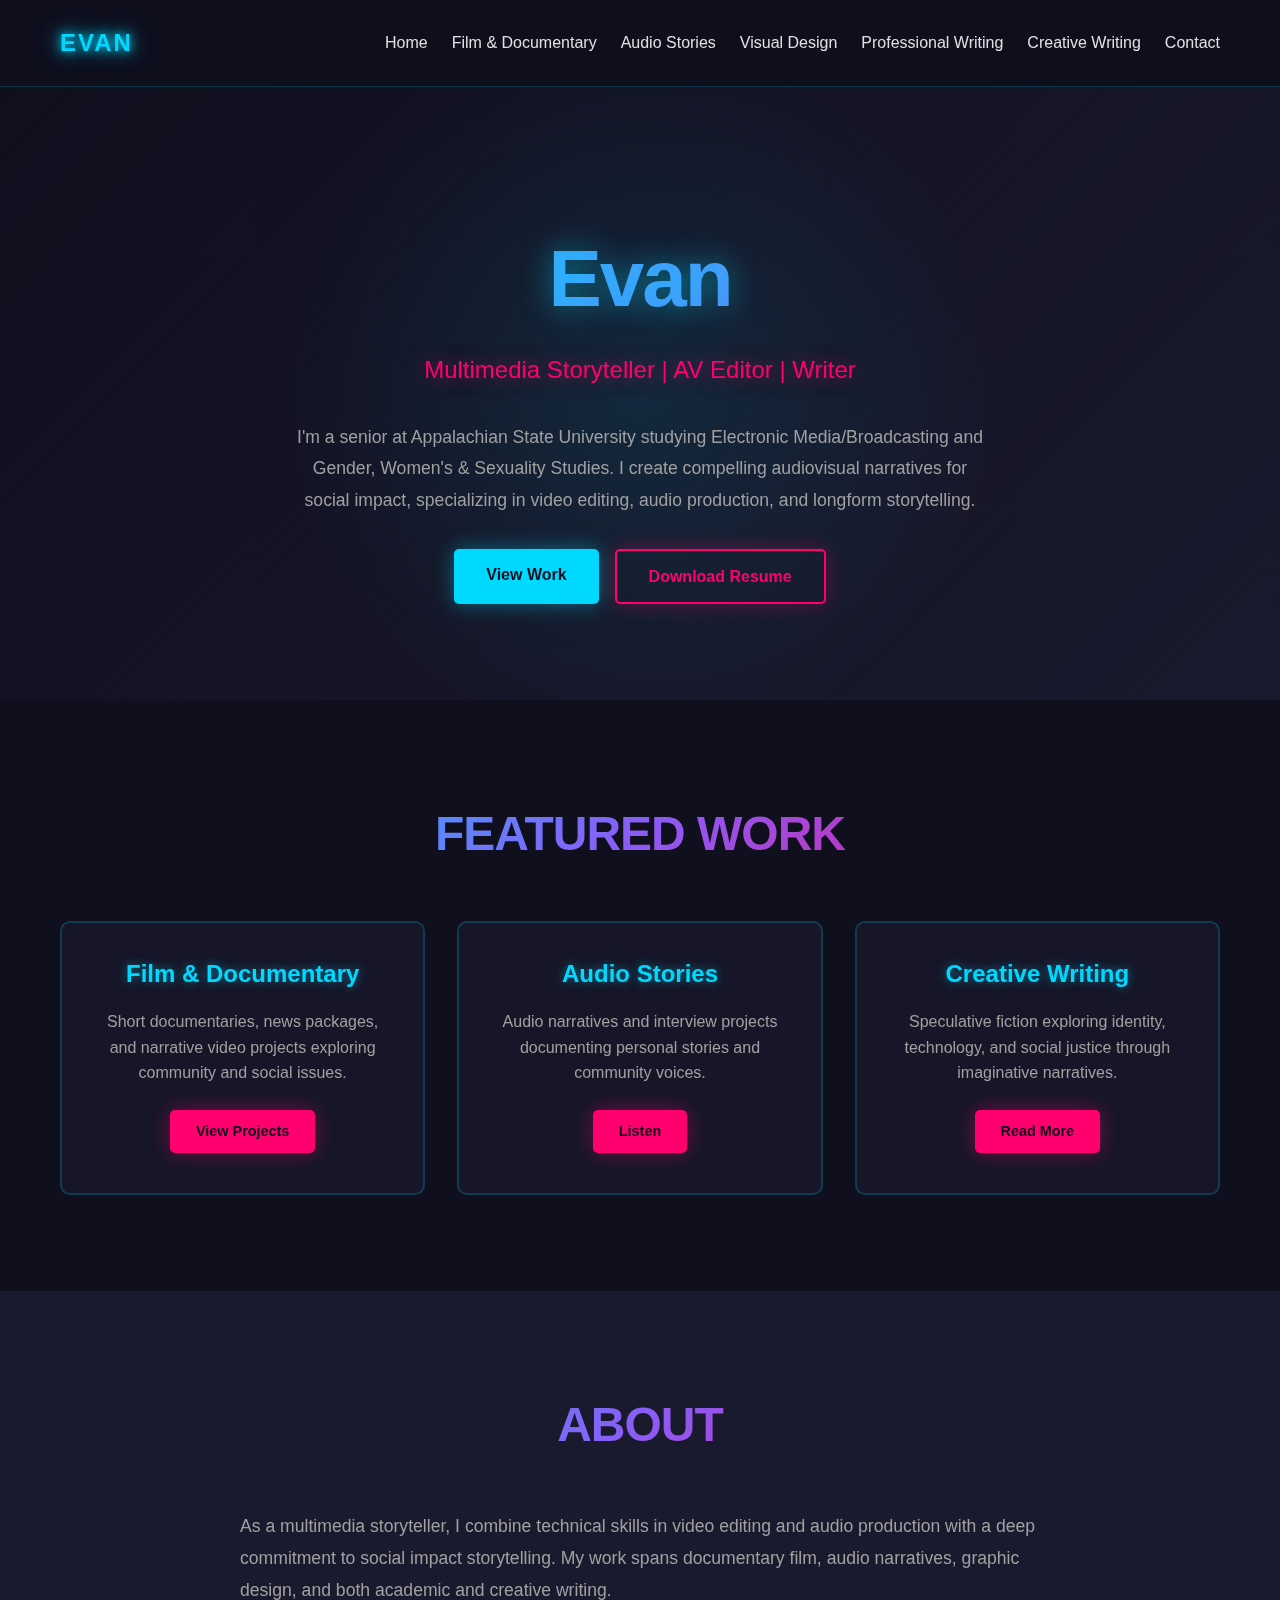
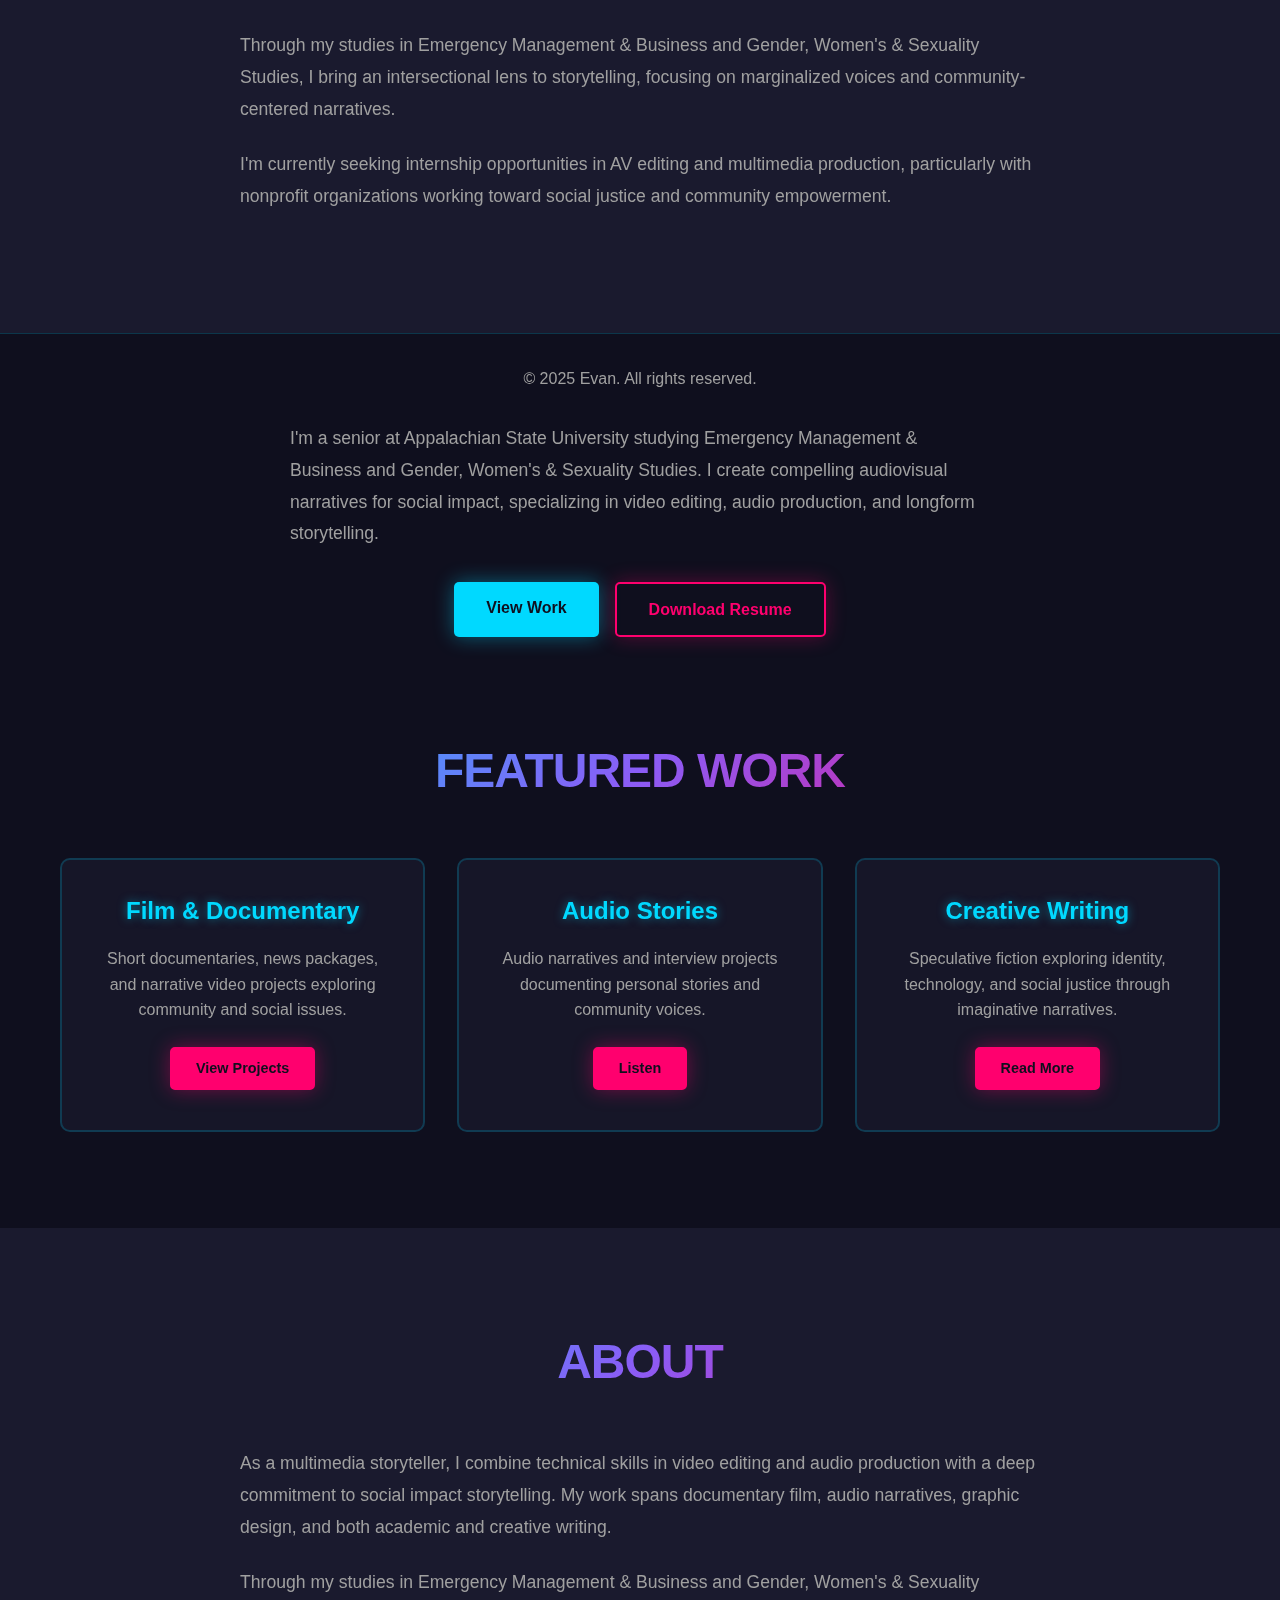
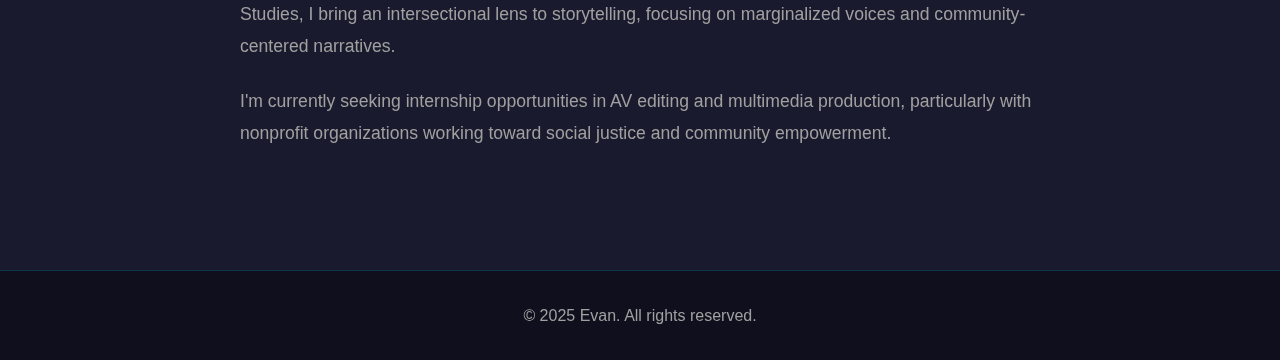
<file: index.html>
<!DOCTYPE html>
<html lang="en">
<head>
    <meta charset="UTF-8">
    <meta name="viewport" content="width=device-width, initial-scale=1.0">
    <title>Evan - Creative Portfolio</title>
    <link rel="stylesheet" href="style.css?v=3">
    <link href="https://fonts.googleapis.com/css2?family=Audiowide&family=Teko:wght@500;600&family=Jost:wght@400;500;600&display=swap" rel="stylesheet">
</head>
<!-- Updated: Jan 2026 v3 -->
<body>
    <!-- NAVIGATION -->
    <nav>
        <div class="nav-container">
            <div class="logo">EVAN</div>
            <ul class="nav-links">
                <li><a href="index.html">Home</a></li>
                <li><a href="film-documentary.html">Film & Documentary</a></li>
                <li><a href="audio-stories.html">Audio Stories</a></li>
                <li><a href="visual-design.html">Visual Design</a></li>
                <li><a href="professional-writing.html">Professional Writing</a></li>
                <li><a href="creative-writing.html">Creative Writing</a></li>
                <li><a href="contact.html">Contact</a></li>
            </ul>
        </div>
    </nav>

    <!-- HERO SECTION -->
    <section class="hero">
        <div class="container">
            <h1>Evan</h1>
            <h2>Multimedia Storyteller | AV Editor | Writer</h2>
            <p class="bio">
                I'm a senior at Appalachian State University studying Electronic Media/Broadcasting 
                and Gender, Women's & Sexuality Studies. I create compelling audiovisual narratives 
                for social impact, specializing in video editing, audio production, and longform storytelling.
            </p>
            <div class="cta-buttons">
                <a href="film-documentary.html" class="btn btn-primary">View Work</a>
                <a href="resume.pdf" class="btn btn-secondary" download>Download Resume</a>
            </div>
        </div>
    </section>

    <!-- FEATURED WORK PREVIEW -->
    <section class="work-section alt-bg">
        <div class="container">
            <h2 class="section-title">Featured Work</h2>
            
            <div class="featured-grid">
                <div class="featured-item">
                    <h3>Film & Documentary</h3>
                    <p>Short documentaries, news packages, and narrative video projects exploring community and social issues.</p>
                    <a href="film-documentary.html" class="btn btn-small">View Projects</a>
                </div>

                <div class="featured-item">
                    <h3>Audio Stories</h3>
                    <p>Audio narratives and interview projects documenting personal stories and community voices.</p>
                    <a href="audio-stories.html" class="btn btn-small">Listen</a>
                </div>

                <div class="featured-item">
                    <h3>Creative Writing</h3>
                    <p>Speculative fiction exploring identity, technology, and social justice through imaginative narratives.</p>
                    <a href="creative-writing.html" class="btn btn-small">Read More</a>
                </div>
            </div>
        </div>
    </section>

    <!-- ABOUT SECTION -->
    <section class="work-section">
        <div class="container">
            <h2 class="section-title">About</h2>
            <div class="about-content">
                <p>
                    As a multimedia storyteller, I combine technical skills in video editing and audio production 
                    with a deep commitment to social impact storytelling. My work spans documentary film, audio narratives, 
                    graphic design, and both academic and creative writing.
                </p>
                <p>
                    Through my studies in Emergency Management & Business and Gender, Women's & Sexuality Studies, 
                    I bring an intersectional lens to storytelling, focusing on marginalized voices and community-centered narratives.
                </p>
                <p>
                    I'm currently seeking internship opportunities in AV editing and multimedia production, 
                    particularly with nonprofit organizations working toward social justice and community empowerment.
                </p>
            </div>
        </div>
    </section>

    <!-- FOOTER -->
    <footer>
        <div class="container">
            <p>&copy; 2025 Evan. All rights reserved.</p>
        </div>
    </footer>
</body>
</html>            <p class="bio">
                I'm a senior at Appalachian State University studying Emergency Management & Business 
                and Gender, Women's & Sexuality Studies. I create compelling audiovisual narratives 
                for social impact, specializing in video editing, audio production, and longform storytelling.
            </p>
            <div class="cta-buttons">
                <a href="film-documentary.html" class="btn btn-primary">View Work</a>
                <a href="resume.pdf" class="btn btn-secondary" download>Download Resume</a>
            </div>
        </div>
    </section>

    <!-- FEATURED WORK PREVIEW -->
    <section class="work-section alt-bg">
        <div class="container">
            <h2 class="section-title">Featured Work</h2>
            
            <div class="featured-grid">
                <div class="featured-item">
                    <h3>Film & Documentary</h3>
                    <p>Short documentaries, news packages, and narrative video projects exploring community and social issues.</p>
                    <a href="film-documentary.html" class="btn btn-small">View Projects</a>
                </div>

                <div class="featured-item">
                    <h3>Audio Stories</h3>
                    <p>Audio narratives and interview projects documenting personal stories and community voices.</p>
                    <a href="audio-stories.html" class="btn btn-small">Listen</a>
                </div>

                <div class="featured-item">
                    <h3>Creative Writing</h3>
                    <p>Speculative fiction exploring identity, technology, and social justice through imaginative narratives.</p>
                    <a href="creative-writing.html" class="btn btn-small">Read More</a>
                </div>
            </div>
        </div>
    </section>

    <!-- ABOUT SECTION -->
    <section class="work-section">
        <div class="container">
            <h2 class="section-title">About</h2>
            <div class="about-content">
                <p>
                    As a multimedia storyteller, I combine technical skills in video editing and audio production 
                    with a deep commitment to social impact storytelling. My work spans documentary film, audio narratives, 
                    graphic design, and both academic and creative writing.
                </p>
                <p>
                    Through my studies in Emergency Management & Business and Gender, Women's & Sexuality Studies, 
                    I bring an intersectional lens to storytelling, focusing on marginalized voices and community-centered narratives.
                </p>
                <p>
                    I'm currently seeking internship opportunities in AV editing and multimedia production, 
                    particularly with nonprofit organizations working toward social justice and community empowerment.
                </p>
            </div>
        </div>
    </section>

    <!-- FOOTER -->
    <footer>
        <div class="container">
            <p>&copy; 2025 Evan. All rights reserved.</p>
        </div>
    </footer>
</body>
</html>
</file>
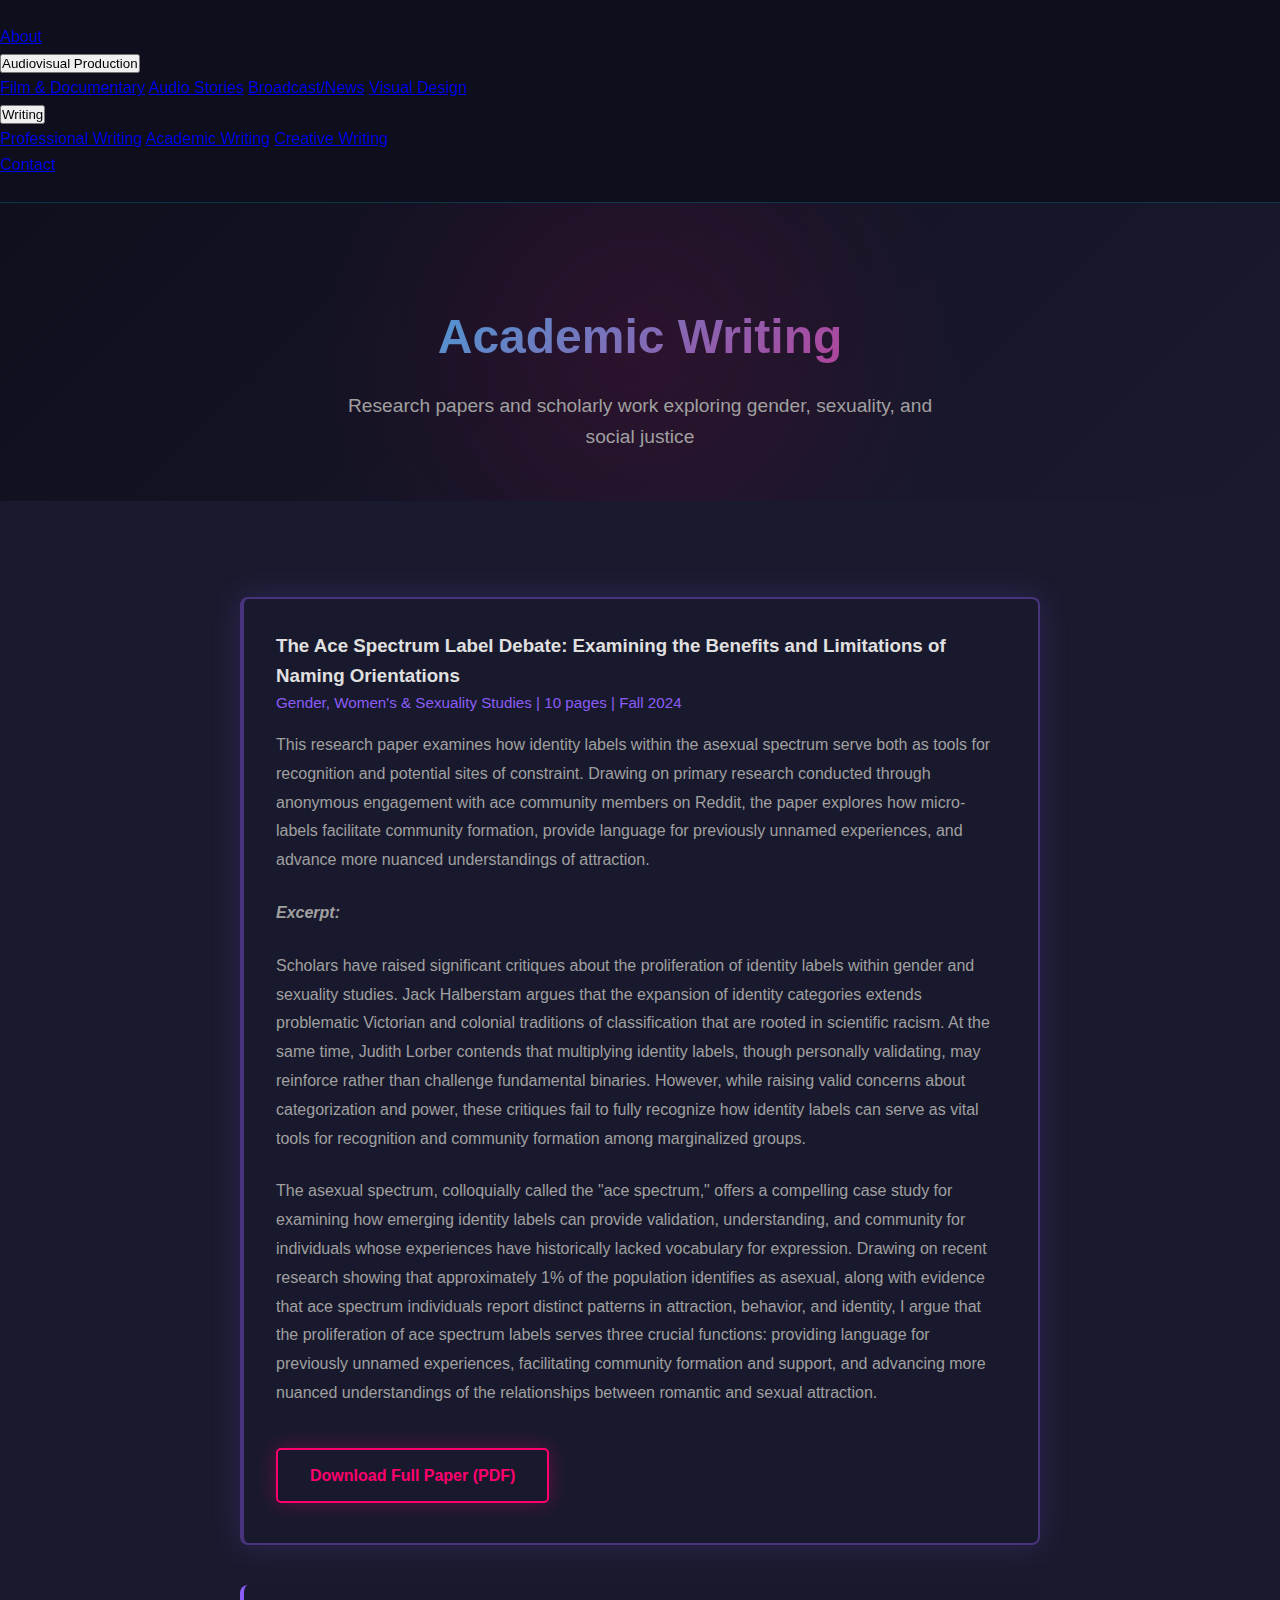
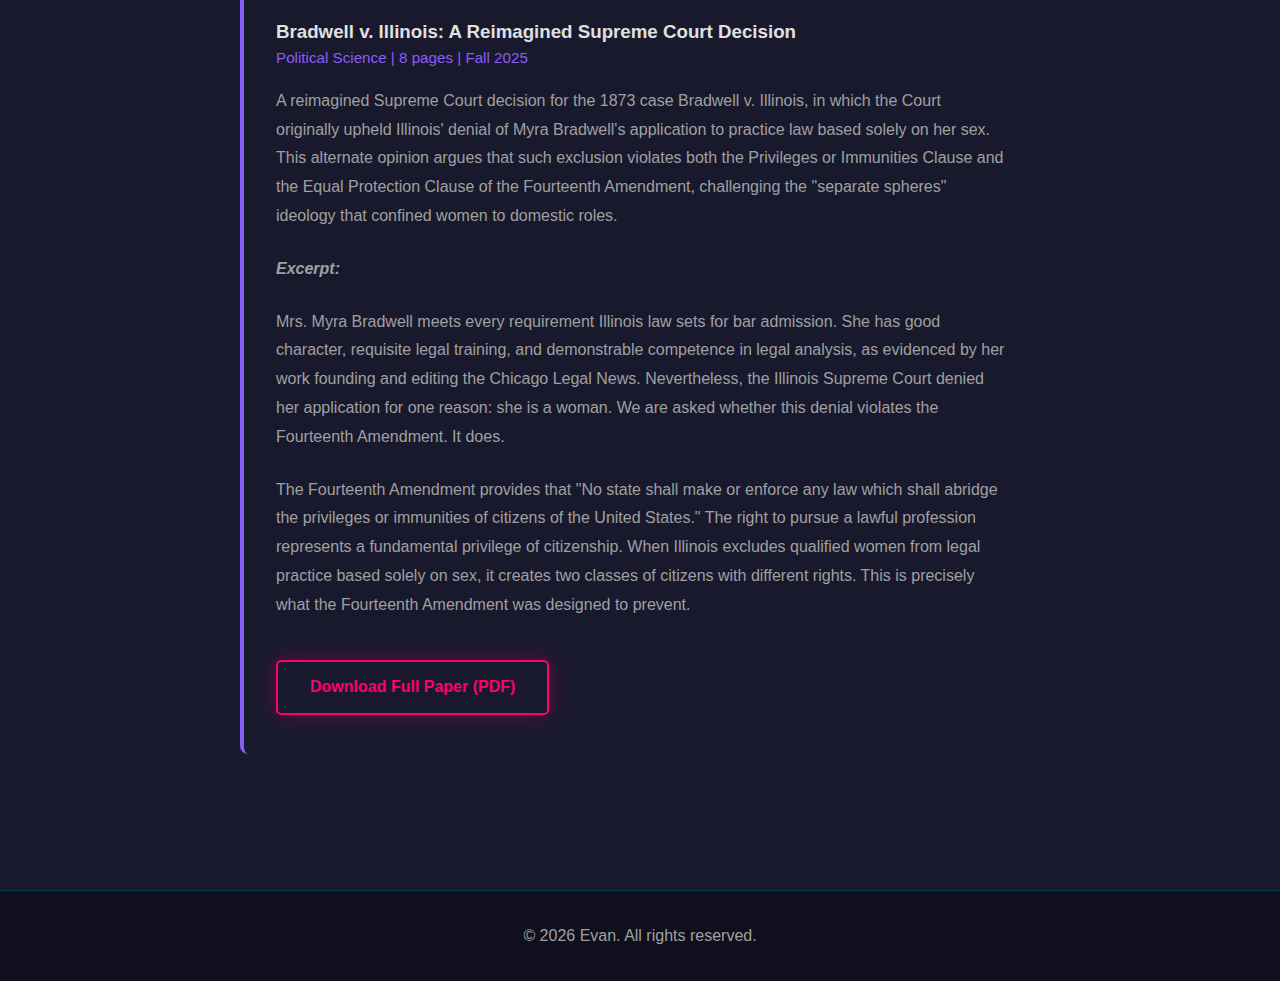
<file: academic-writing.html>
<!DOCTYPE html>
<html lang="en">
<head>
    <meta charset="UTF-8">
    <meta name="viewport" content="width=device-width, initial-scale=1.0">
    <title>Academic Writing - Evan</title>
    <link rel="stylesheet" href="style.css?v=4">
    <link href="https://fonts.googleapis.com/css2?family=Audiowide&family=Teko:wght@500;600&family=Jost:wght@400;500;600&display=swap" rel="stylesheet">
</head>
<body>
    <!-- NAVIGATION -->
    <nav>
      <a href="index.html">About</a>
      
      <div class="dropdown">
        <button class="dropbtn">Audiovisual Production</button>
        <div class="dropdown-content">
          <a href="film-documentary.html">Film & Documentary</a>
          <a href="audio-stories.html">Audio Stories</a>
          <a href="broadcast-news.html">Broadcast/News</a>
          <a href="visual-design.html">Visual Design</a>
        </div>
      </div>
      
      <div class="dropdown">
        <button class="dropbtn">Writing</button>
        <div class="dropdown-content">
          <a href="professional-writing.html">Professional Writing</a>
          <a href="academic-writing.html">Academic Writing</a>
          <a href="creative-writing.html">Creative Writing</a>
        </div>
      </div>
      
      <a href="contact.html">Contact</a>
    </nav>

    <!-- PAGE HEADER -->
    <section class="page-header">
        <div class="container">
            <h1>Academic Writing</h1>
            <p class="page-subtitle">Research papers and scholarly work exploring gender, sexuality, and social justice</p>
        </div>
    </section>

    <!-- WRITING SAMPLES -->
    <section class="work-section">
        <div class="container">
            <div class="writing-list">

                <!-- ACE SPECTRUM PAPER -->
                <div class="writing-sample featured">
                    <h3>The Ace Spectrum Label Debate: Examining the Benefits and Limitations of Naming Orientations</h3>
                    <p class="project-meta">Gender, Women's & Sexuality Studies | 10 pages | Fall 2024</p>
                    
                    <p class="project-description">
                        This research paper examines how identity labels within the asexual spectrum serve both as tools for recognition and potential sites of constraint. Drawing on primary research conducted through anonymous engagement with ace community members on Reddit, the paper explores how micro-labels facilitate community formation, provide language for previously unnamed experiences, and advance more nuanced understandings of attraction.
                    </p>

                    <p class="project-description" style="font-style: italic; margin-top: 1.5rem;">
                        <strong>Excerpt:</strong>
                    </p>

                    <p class="project-description">
                        Scholars have raised significant critiques about the proliferation of identity labels within gender and sexuality studies. Jack Halberstam argues that the expansion of identity categories extends problematic Victorian and colonial traditions of classification that are rooted in scientific racism. At the same time, Judith Lorber contends that multiplying identity labels, though personally validating, may reinforce rather than challenge fundamental binaries. However, while raising valid concerns about categorization and power, these critiques fail to fully recognize how identity labels can serve as vital tools for recognition and community formation among marginalized groups.
                    </p>

                    <p class="project-description">
                        The asexual spectrum, colloquially called the "ace spectrum," offers a compelling case study for examining how emerging identity labels can provide validation, understanding, and community for individuals whose experiences have historically lacked vocabulary for expression. Drawing on recent research showing that approximately 1% of the population identifies as asexual, along with evidence that ace spectrum individuals report distinct patterns in attraction, behavior, and identity, I argue that the proliferation of ace spectrum labels serves three crucial functions: providing language for previously unnamed experiences, facilitating community formation and support, and advancing more nuanced understandings of the relationships between romantic and sexual attraction.
                    </p>

                    <a href="#" class="btn btn-secondary" style="margin-top: 1rem;">Download Full Paper (PDF)</a>
                </div>

                <!-- BRADWELL PAPER -->
                <div class="writing-sample">
                    <h3>Bradwell v. Illinois: A Reimagined Supreme Court Decision</h3>
                    <p class="project-meta">Political Science | 8 pages | Fall 2025</p>
                    
                    <p class="project-description">
                        A reimagined Supreme Court decision for the 1873 case Bradwell v. Illinois, in which the Court originally upheld Illinois' denial of Myra Bradwell's application to practice law based solely on her sex. This alternate opinion argues that such exclusion violates both the Privileges or Immunities Clause and the Equal Protection Clause of the Fourteenth Amendment, challenging the "separate spheres" ideology that confined women to domestic roles.
                    </p>

                    <p class="project-description" style="font-style: italic; margin-top: 1.5rem;">
                        <strong>Excerpt:</strong>
                    </p>

                    <p class="project-description">
                        Mrs. Myra Bradwell meets every requirement Illinois law sets for bar admission. She has good character, requisite legal training, and demonstrable competence in legal analysis, as evidenced by her work founding and editing the Chicago Legal News. Nevertheless, the Illinois Supreme Court denied her application for one reason: she is a woman. We are asked whether this denial violates the Fourteenth Amendment. It does.
                    </p>

                    <p class="project-description">
                        The Fourteenth Amendment provides that "No state shall make or enforce any law which shall abridge the privileges or immunities of citizens of the United States." The right to pursue a lawful profession represents a fundamental privilege of citizenship. When Illinois excludes qualified women from legal practice based solely on sex, it creates two classes of citizens with different rights. This is precisely what the Fourteenth Amendment was designed to prevent.
                    </p>

                    <a href="#" class="btn btn-secondary" style="margin-top: 1rem;">Download Full Paper (PDF)</a>
                </div>

            </div>
        </div>
    </section>

    <!-- FOOTER -->
    <footer>
        <div class="container">
            <p>&copy; 2026 Evan. All rights reserved.</p>
        </div>
    </footer>

<script>
// Wait for DOM to be fully loaded
document.addEventListener('DOMContentLoaded', function() {
    // Click to toggle dropdown
    document.querySelectorAll('.dropbtn').forEach(button => {
        button.addEventListener('click', function(e) {
            e.stopPropagation();
            
            const dropdown = this.parentElement;
            const isActive = dropdown.classList.contains('active');
            
            // Close all dropdowns first
            document.querySelectorAll('.dropdown').forEach(d => {
                d.classList.remove('active');
            });
            
            // If this one wasn't active, open it
            if (!isActive) {
                dropdown.classList.add('active');
            }
        });
    });

    // Close dropdown when clicking outside
    document.addEventListener('click', function(e) {
        if (!e.target.closest('.dropdown')) {
            document.querySelectorAll('.dropdown').forEach(d => {
                d.classList.remove('active');
            });
        }
    });
});
</script>
    
</body>
</html>
</file>
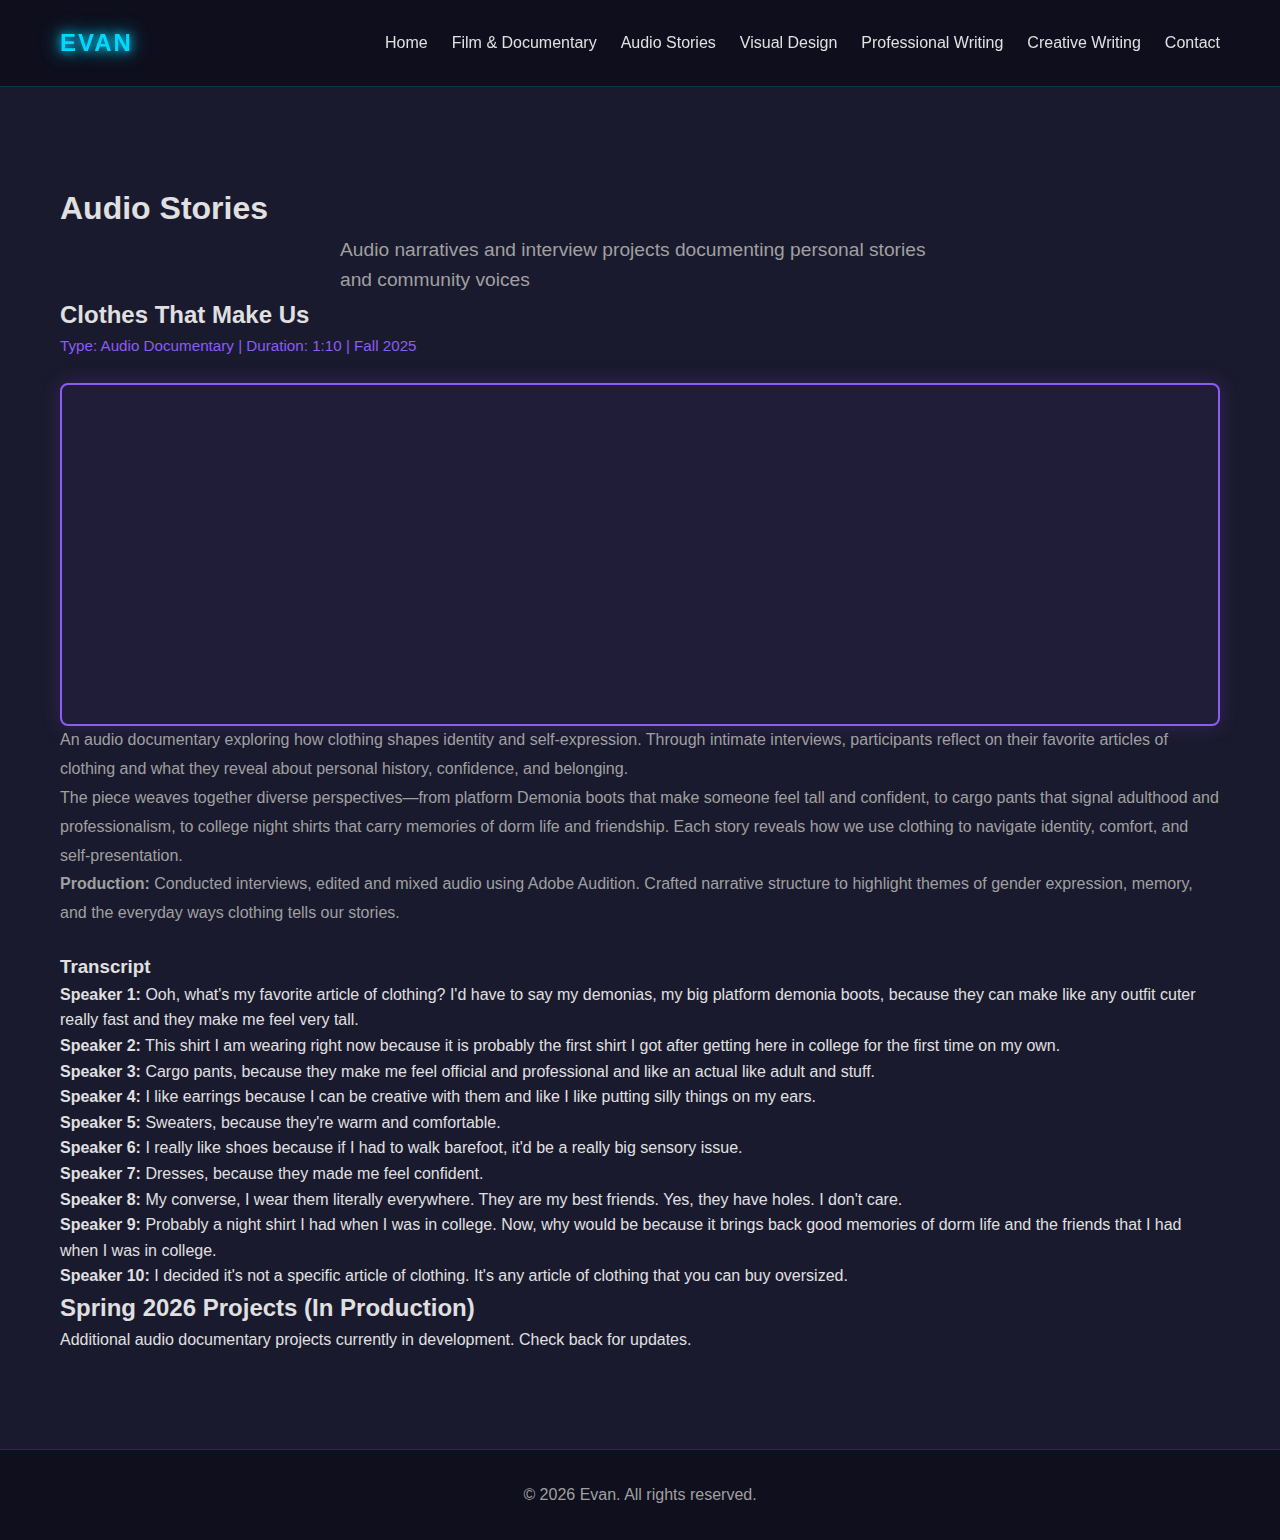
<file: audio-stories.html>
<!DOCTYPE html>
<html lang="en">
<head>
    <meta charset="UTF-8">
    <meta name="viewport" content="width=device-width, initial-scale=1.0">
    <title>Audio Stories - Evan</title>
    <link rel="stylesheet" href="style.css?v=4">
    <link href="https://fonts.googleapis.com/css2?family=Audiowide&family=Teko:wght@500;600&family=Jost:wght@400;500;600&display=swap" rel="stylesheet">
</head>
<body>
    <nav>
        <div class="nav-container">
            <div class="logo">EVAN</div>
            <ul class="nav-links">
                <li><a href="index.html">Home</a></li>
                <li><a href="film-documentary.html">Film & Documentary</a></li>
                <li><a href="audio-stories.html" class="active">Audio Stories</a></li>
                <li><a href="visual-design.html">Visual Design</a></li>
                <li><a href="professional-writing.html">Professional Writing</a></li>
                <li><a href="creative-writing.html">Creative Writing</a></li>
                <li><a href="contact.html">Contact</a></li>
            </ul>
        </div>
    </nav>

    <section class="work-section">
        <div class="container">
            <h1 class="page-title">Audio Stories</h1>
            <p class="page-subtitle">Audio narratives and interview projects documenting personal stories and community voices</p>

            <!-- CLOTHES THAT MAKE US -->
            <div class="project-detail">
                <h2>Clothes That Make Us</h2>
                <p class="project-meta">Type: Audio Documentary | Duration: 1:10 | Fall 2025</p>
                
                <div class="audio-embed">
                    <iframe width="100%" height="300" scrolling="no" frameborder="no" allow="autoplay" src="https://w.soundcloud.com/player/?url=https%3A//api.soundcloud.com/tracks/soundcloud%253Atracks%253A2249252708&color=%23ff5500&auto_play=false&hide_related=false&show_comments=true&show_user=true&show_reposts=false&show_teaser=true&visual=true"></iframe>
                </div>

                <div class="project-description">
                    <p>
                        An audio documentary exploring how clothing shapes identity and self-expression. Through intimate 
                        interviews, participants reflect on their favorite articles of clothing and what they reveal about 
                        personal history, confidence, and belonging.
                    </p>
                    <p>
                        The piece weaves together diverse perspectives—from platform Demonia boots that make someone feel tall 
                        and confident, to cargo pants that signal adulthood and professionalism, to college night shirts that 
                        carry memories of dorm life and friendship. Each story reveals how we use clothing to navigate identity, 
                        comfort, and self-presentation.
                    </p>
                    <p>
                        <strong>Production:</strong> Conducted interviews, edited and mixed audio using Adobe Audition. 
                        Crafted narrative structure to highlight themes of gender expression, memory, and the everyday ways 
                        clothing tells our stories.
                    </p>
                </div>

                <div class="project-transcript">
                    <h3>Transcript</h3>
                    <p><strong>Speaker 1:</strong> Ooh, what's my favorite article of clothing? I'd have to say my demonias, my big platform demonia boots, because they can make like any outfit cuter really fast and they make me feel very tall.</p>
                    
                    <p><strong>Speaker 2:</strong> This shirt I am wearing right now because it is probably the first shirt I got after getting here in college for the first time on my own.</p>
                    
                    <p><strong>Speaker 3:</strong> Cargo pants, because they make me feel official and professional and like an actual like adult and stuff.</p>
                    
                    <p><strong>Speaker 4:</strong> I like earrings because I can be creative with them and like I like putting silly things on my ears.</p>
                    
                    <p><strong>Speaker 5:</strong> Sweaters, because they're warm and comfortable.</p>
                    
                    <p><strong>Speaker 6:</strong> I really like shoes because if I had to walk barefoot, it'd be a really big sensory issue.</p>
                    
                    <p><strong>Speaker 7:</strong> Dresses, because they made me feel confident.</p>
                    
                    <p><strong>Speaker 8:</strong> My converse, I wear them literally everywhere. They are my best friends. Yes, they have holes. I don't care.</p>
                    
                    <p><strong>Speaker 9:</strong> Probably a night shirt I had when I was in college. Now, why would be because it brings back good memories of dorm life and the friends that I had when I was in college.</p>
                    
                    <p><strong>Speaker 10:</strong> I decided it's not a specific article of clothing. It's any article of clothing that you can buy oversized.</p>
                </div>
            </div>

            <!-- UPCOMING PROJECTS SECTION -->
            <div class="upcoming-section">
                <h2>Spring 2026 Projects (In Production)</h2>
                <p>Additional audio documentary projects currently in development. Check back for updates.</p>
            </div>
        </div>
    </section>

    <footer>
        <div class="container">
            <p>&copy; 2026 Evan. All rights reserved.</p>
        </div>
    </footer>
</body>
</html>
</file>
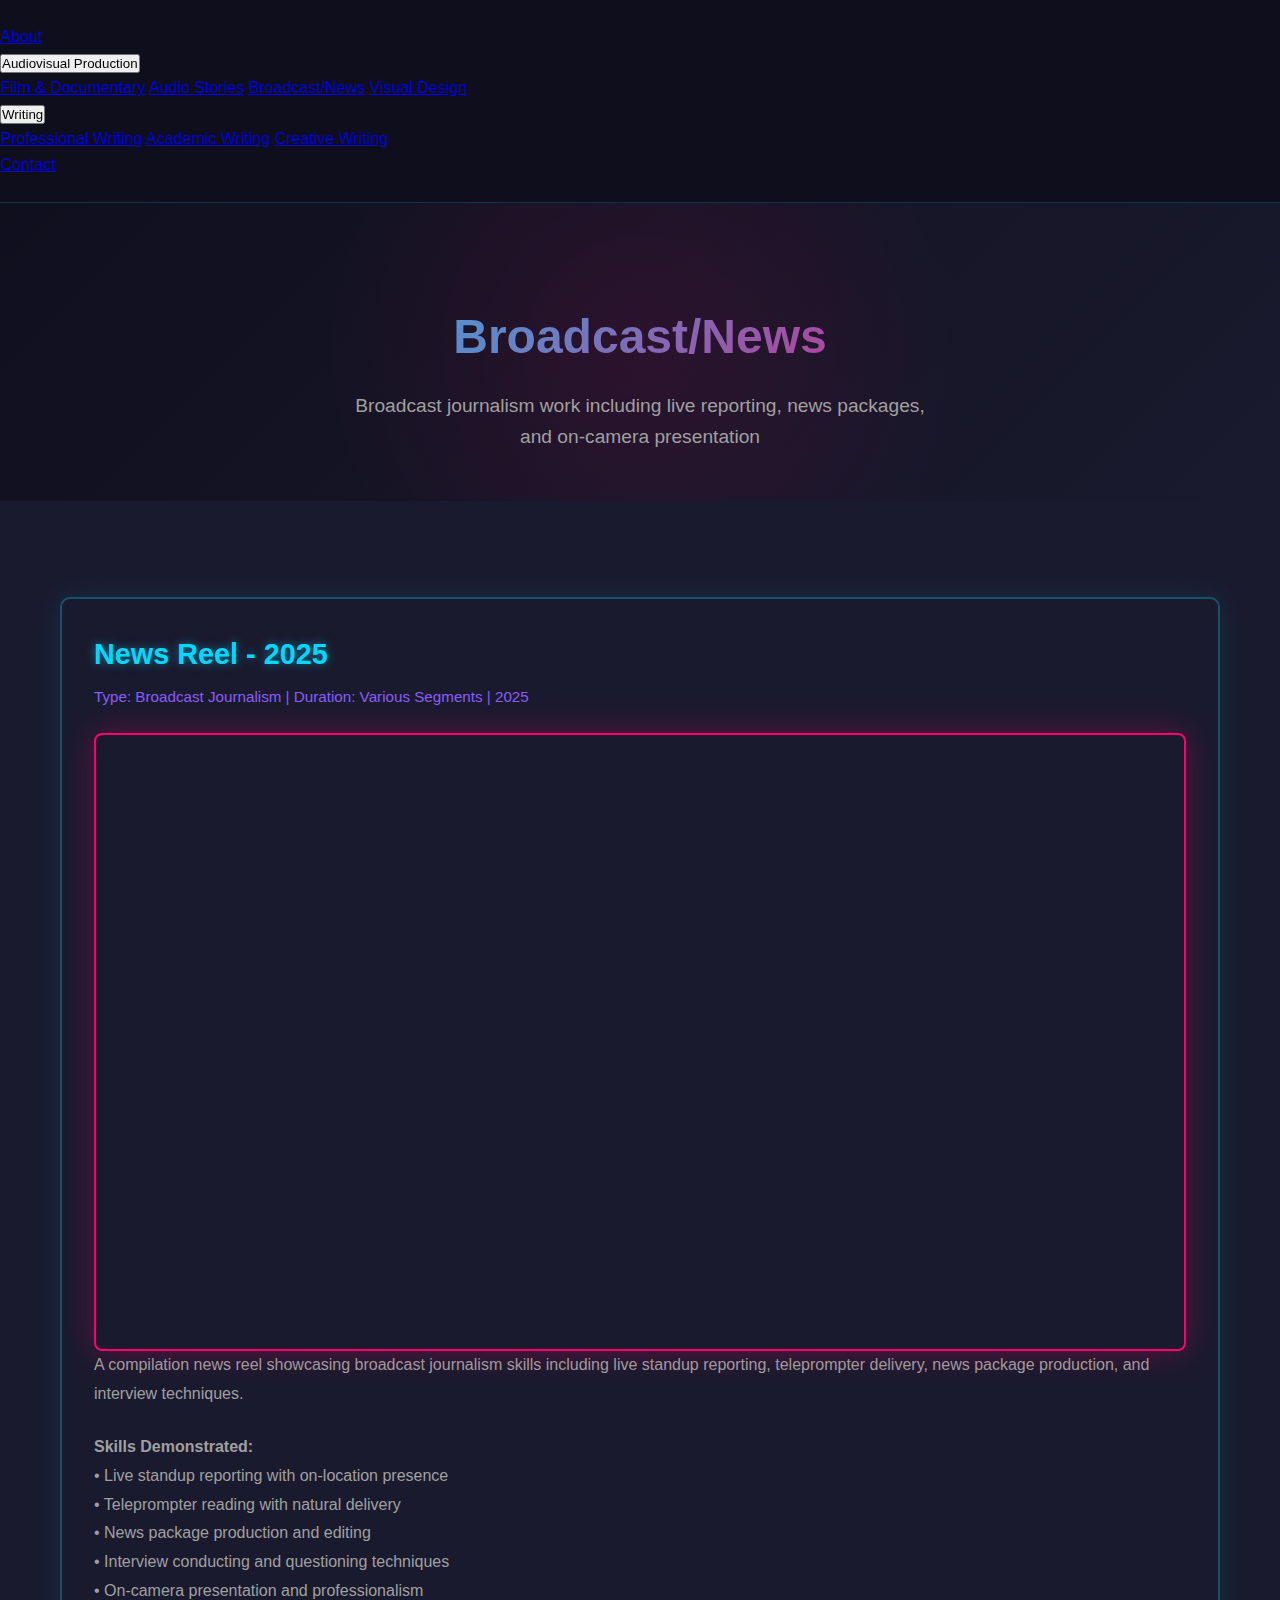
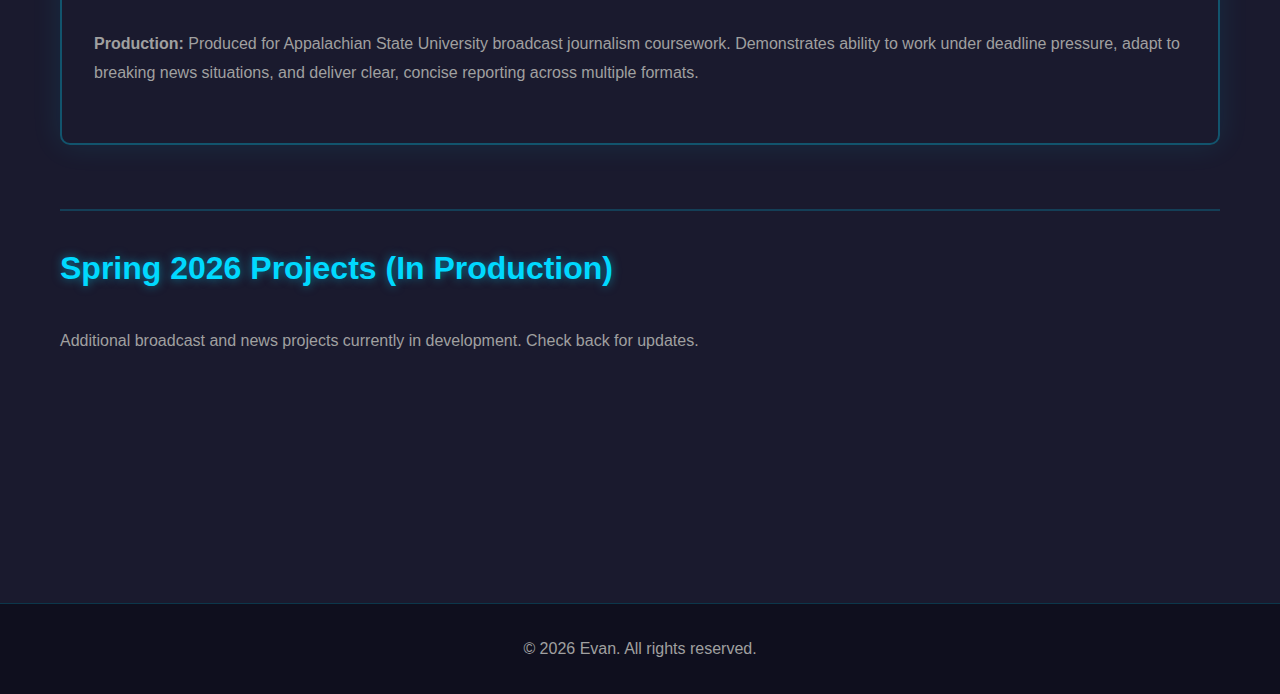
<file: broadcast-news.html>
<!DOCTYPE html>
<html lang="en">
<head>
    <meta charset="UTF-8">
    <meta name="viewport" content="width=device-width, initial-scale=1.0">
    <title>Broadcast/News - Evan</title>
    <link rel="stylesheet" href="style.css?v=4">
    <link href="https://fonts.googleapis.com/css2?family=Audiowide&family=Teko:wght@500;600&family=Jost:wght@400;500;600&display=swap" rel="stylesheet">
</head>
<body>
    <!-- NAVIGATION -->
    <nav>
      <a href="index.html">About</a>
      
      <div class="dropdown">
        <button class="dropbtn">Audiovisual Production</button>
        <div class="dropdown-content">
          <a href="film-documentary.html">Film & Documentary</a>
          <a href="audio-stories.html">Audio Stories</a>
          <a href="broadcast-news.html">Broadcast/News</a>
          <a href="visual-design.html">Visual Design</a>
        </div>
      </div>
      
      <div class="dropdown">
        <button class="dropbtn">Writing</button>
        <div class="dropdown-content">
          <a href="professional-writing.html">Professional Writing</a>
          <a href="academic-writing.html">Academic Writing</a>
          <a href="creative-writing.html">Creative Writing</a>
        </div>
      </div>
      
      <a href="contact.html">Contact</a>
    </nav>

    <!-- PAGE HEADER -->
    <section class="page-header">
        <div class="container">
            <h1>Broadcast/News</h1>
            <p class="page-subtitle">Broadcast journalism work including live reporting, news packages, and on-camera presentation</p>
        </div>
    </section>

    <!-- PROJECTS SECTION -->
    <section class="work-section">
        <div class="container">
            
            <!-- NEWS REEL -->
            <div class="project featured">
                <h3>News Reel - 2025</h3>
                <p class="project-meta">Type: Broadcast Journalism | Duration: Various Segments | 2025</p>
                
                <div class="video-embed">
                    <iframe width="560" height="315" src="https://www.youtube.com/embed/PLuIoHjHC7A?si=vAm0hoDD9UPVxIXZ" title="YouTube video player" frameborder="0" allow="accelerometer; autoplay; clipboard-write; encrypted-media; gyroscope; picture-in-picture; web-share" referrerpolicy="strict-origin-when-cross-origin" allowfullscreen></iframe>
                </div>

                <p class="project-description">
                    A compilation news reel showcasing broadcast journalism skills including live standup reporting, teleprompter delivery, news package production, and interview techniques.
                </p>
                
                <p class="project-description">
                    <strong>Skills Demonstrated:</strong><br>
                    • Live standup reporting with on-location presence<br>
                    • Teleprompter reading with natural delivery<br>
                    • News package production and editing<br>
                    • Interview conducting and questioning techniques<br>
                    • On-camera presentation and professionalism
                </p>

                <p class="project-description">
                    <strong>Production:</strong> Produced for Appalachian State University broadcast journalism coursework. Demonstrates ability to work under deadline pressure, adapt to breaking news situations, and deliver clear, concise reporting across multiple formats.
                </p>
            </div>

            <!-- SECTION DIVIDER -->
            <div class="section-divider">
                <h2>Spring 2026 Projects (In Production)</h2>
            </div>

            <div class="project">
                <p class="project-description">Additional broadcast and news projects currently in development. Check back for updates.</p>
            </div>

        </div>
    </section>

    <!-- FOOTER -->
    <footer>
        <div class="container">
            <p>&copy; 2026 Evan. All rights reserved.</p>
        </div>
    </footer>

<script>
// Wait for DOM to be fully loaded
document.addEventListener('DOMContentLoaded', function() {
    // Click to toggle dropdown
    document.querySelectorAll('.dropbtn').forEach(button => {
        button.addEventListener('click', function(e) {
            e.stopPropagation();
            
            const dropdown = this.parentElement;
            const isActive = dropdown.classList.contains('active');
            
            // Close all dropdowns first
            document.querySelectorAll('.dropdown').forEach(d => {
                d.classList.remove('active');
            });
            
            // If this one wasn't active, open it
            if (!isActive) {
                dropdown.classList.add('active');
            }
        });
    });

    // Close dropdown when clicking outside
    document.addEventListener('click', function(e) {
        if (!e.target.closest('.dropdown')) {
            document.querySelectorAll('.dropdown').forEach(d => {
                d.classList.remove('active');
            });
        }
    });
});
</script>
    
</body>
</html>
</file>
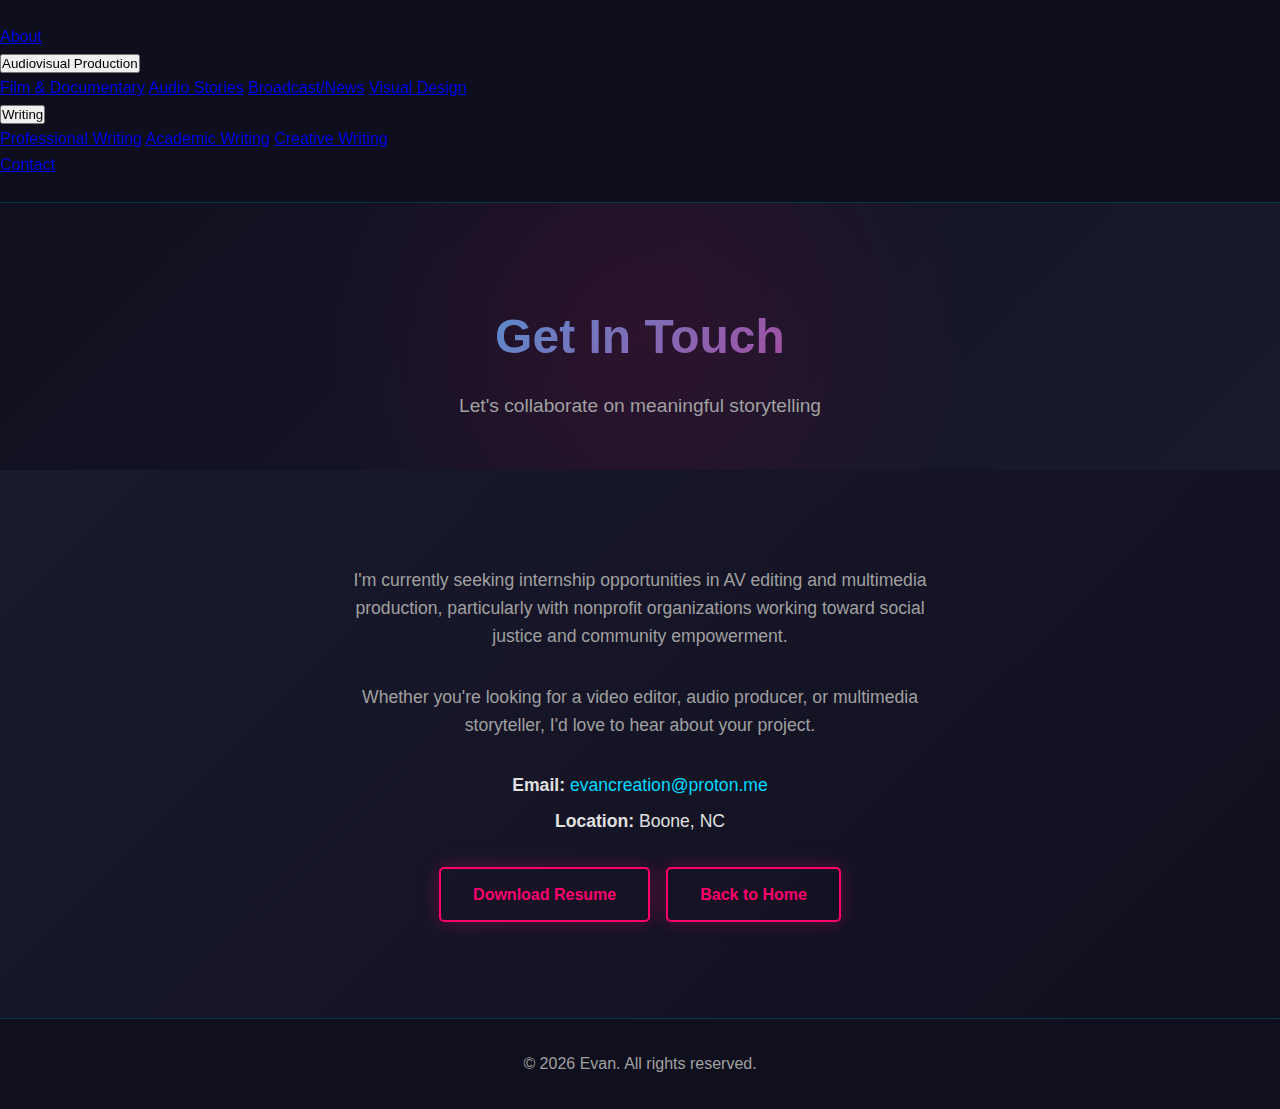
<file: contact.html>
<!DOCTYPE html>
<html lang="en">
<head>
    <meta charset="UTF-8">
    <meta name="viewport" content="width=device-width, initial-scale=1.0">
    <title>Contact - Evan</title>
    <link rel="stylesheet" href="style.css?v=4">
    <link href="https://fonts.googleapis.com/css2?family=Audiowide&family=Teko:wght@500;600&family=Jost:wght@400;500;600&display=swap" rel="stylesheet">
</head>
<body>
    <!-- NAVIGATION -->
    <nav>
      <a href="index.html">About</a>
      
      <div class="dropdown">
        <button class="dropbtn">Audiovisual Production</button>
        <div class="dropdown-content">
          <a href="film-documentary.html">Film & Documentary</a>
          <a href="audio-stories.html">Audio Stories</a>
          <a href="broadcast-news.html">Broadcast/News</a>
          <a href="graphic-design.html">Visual Design</a>
        </div>
      </div>
      
      <div class="dropdown">
        <button class="dropbtn">Writing</button>
        <div class="dropdown-content">
          <a href="professional-writing.html">Professional Writing</a>
          <a href="academic-writing.html">Academic Writing</a>
          <a href="creative-writing.html">Creative Writing</a>
        </div>
      </div>
      
      <a href="contact.html">Contact</a>
    </nav>

    <!-- PAGE HEADER -->
    <section class="page-header">
        <div class="container">
            <h1>Get In Touch</h1>
            <p class="page-subtitle">Let's collaborate on meaningful storytelling</p>
        </div>
    </section>

    <!-- CONTACT SECTION -->
    <section class="contact-section">
        <div class="container">
            <p class="contact-intro">
                I'm currently seeking internship opportunities in AV editing and multimedia production, 
                particularly with nonprofit organizations working toward social justice and community empowerment.
            </p>
            <p class="contact-intro">
                Whether you're looking for a video editor, audio producer, or multimedia storyteller, 
                I'd love to hear about your project.
            </p>
            
            <div class="contact-info">
                <p><strong>Email:</strong> <a href="mailto:evancreation@proton.me">evancreation@proton.me</a></p>
                <p><strong>Location:</strong> Boone, NC</p>
            </div>

            <div class="cta-buttons" style="margin-top: 2rem;">
                <a href="Atkins, Evan, Resume.pdf" class="btn btn-secondary" download>Download Resume</a>
                <a href="index.html" class="btn btn-secondary">Back to Home</a>
            </div>
        </div>
    </section>

<!-- FOOTER -->
    <footer>
        <div class="container">
            <p>&copy; 2026 Evan. All rights reserved.</p>
        </div>
    </footer>

<script>
// Wait for DOM to be fully loaded
document.addEventListener('DOMContentLoaded', function() {
    // Click to toggle dropdown
    document.querySelectorAll('.dropbtn').forEach(button => {
        button.addEventListener('click', function(e) {
            e.stopPropagation();
            
            const dropdown = this.parentElement;
            const isActive = dropdown.classList.contains('active');
            
            // Close all dropdowns first
            document.querySelectorAll('.dropdown').forEach(d => {
                d.classList.remove('active');
            });
            
            // If this one wasn't active, open it
            if (!isActive) {
                dropdown.classList.add('active');
            }
        });
    });

    // Close dropdown when clicking outside
    document.addEventListener('click', function(e) {
        if (!e.target.closest('.dropdown')) {
            document.querySelectorAll('.dropdown').forEach(d => {
                d.classList.remove('active');
            });
        }
    });
});
</script>
    
</body>
</html>
</file>
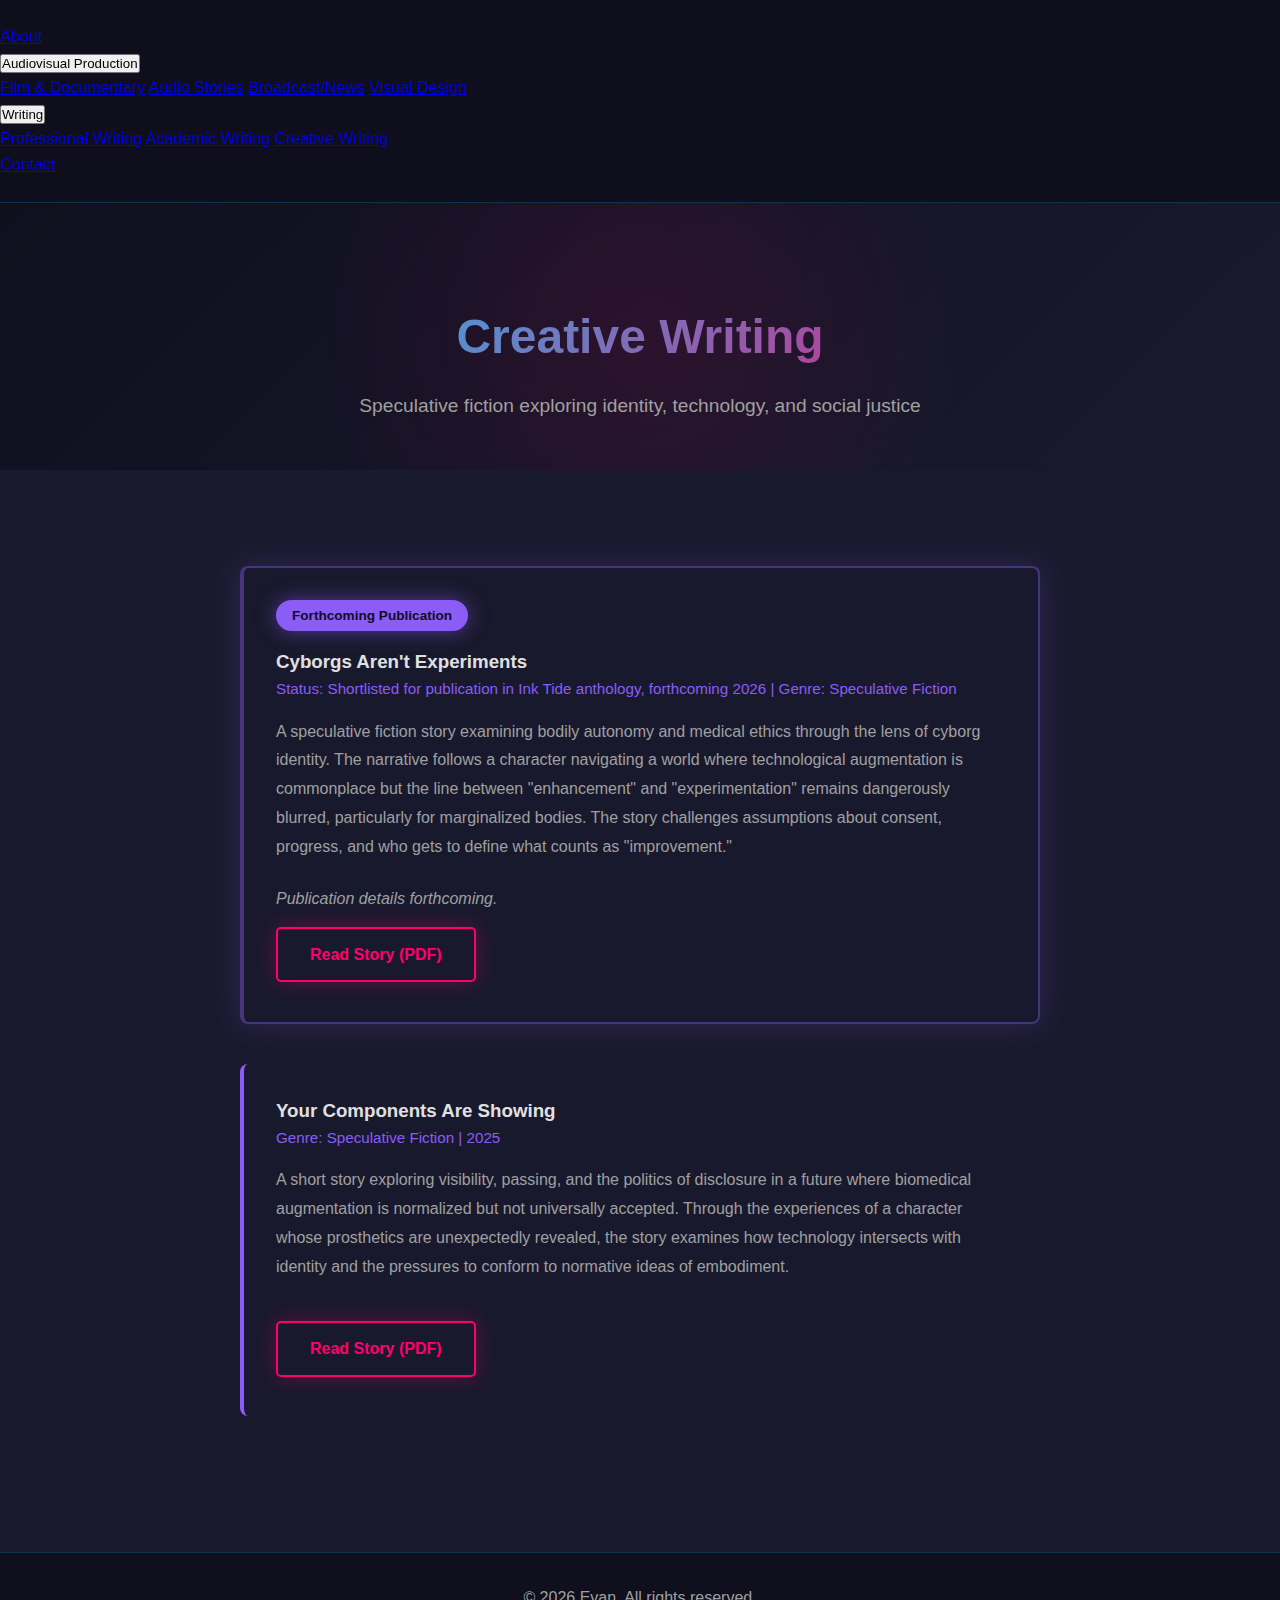
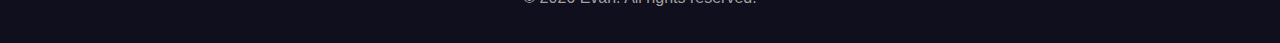
<file: creative-writing.html>
<!DOCTYPE html>
<html lang="en">
<head>
    <meta charset="UTF-8">
    <meta name="viewport" content="width=device-width, initial-scale=1.0">
    <title>Creative Writing - Evan</title>
    <link rel="stylesheet" href="style.css?v=4">
    <link href="https://fonts.googleapis.com/css2?family=Audiowide&family=Teko:wght@500;600&family=Jost:wght@400;500;600&display=swap" rel="stylesheet">
</head>
<body>
    <!-- NAVIGATION -->
    <nav>
      <a href="index.html">About</a>
      
      <div class="dropdown">
        <button class="dropbtn">Audiovisual Production</button>
        <div class="dropdown-content">
          <a href="film-documentary.html">Film & Documentary</a>
          <a href="audio-stories.html">Audio Stories</a>
          <a href="broadcast-news.html">Broadcast/News</a>
          <a href="visual-design.html">Visual Design</a>
        </div>
      </div>
      
      <div class="dropdown">
        <button class="dropbtn">Writing</button>
        <div class="dropdown-content">
          <a href="professional-writing.html">Professional Writing</a>
          <a href="academic-writing.html">Academic Writing</a>
          <a href="creative-writing.html">Creative Writing</a>
        </div>
      </div>
      
      <a href="contact.html">Contact</a>
    </nav>

    <!-- PAGE HEADER -->
    <section class="page-header">
        <div class="container">
            <h1>Creative Writing</h1>
            <p class="page-subtitle">Speculative fiction exploring identity, technology, and social justice</p>
        </div>
    </section>

    <!-- WRITING SAMPLES SECTION -->
    <section class="work-section">
        <div class="container">
            <div class="writing-list">
                
                <!-- CYBORGS AREN'T EXPERIMENTS -->
                <div class="writing-sample featured">
                    <div class="status-badge">Forthcoming Publication</div>
                    <h3>Cyborgs Aren't Experiments</h3>
                    <p class="project-meta">Status: Shortlisted for publication in Ink Tide anthology, forthcoming 2026 | Genre: Speculative Fiction</p>
                    <p class="project-description">
                        A speculative fiction story examining bodily autonomy and medical ethics through the lens of cyborg identity. The narrative follows a character navigating a world where technological augmentation is commonplace but the line between "enhancement" and "experimentation" remains dangerously blurred, particularly for marginalized bodies. The story challenges assumptions about consent, progress, and who gets to define what counts as "improvement."
                    </p>
                    <p class="publication-note">Publication details forthcoming.</p>
                    <a href="cyborgs.pdf" class="btn btn-secondary" style="margin-top: 1rem;" target="_blank">Read Story (PDF)</a>
                </div>

                <!-- YOUR COMPONENTS ARE SHOWING -->
                <div class="writing-sample">
                    <h3>Your Components Are Showing</h3>
                    <p class="project-meta">Genre: Speculative Fiction | 2025</p>
                    <p class="project-description">
                        A short story exploring visibility, passing, and the politics of disclosure in a future where biomedical augmentation is normalized but not universally accepted. Through the experiences of a character whose prosthetics are unexpectedly revealed, the story examines how technology intersects with identity and the pressures to conform to normative ideas of embodiment.
                    </p>
                    <a href="showing-components.pdf" class="btn btn-secondary" style="margin-top: 1rem;" target="_blank">Read Story (PDF)</a>
                </div>

            </div>
        </div>
    </section>

    <!-- FOOTER -->
    <footer>
        <div class="container">
            <p>&copy; 2026 Evan. All rights reserved.</p>
        </div>
    </footer>

<script>
// Wait for DOM to be fully loaded
document.addEventListener('DOMContentLoaded', function() {
    // Click to toggle dropdown
    document.querySelectorAll('.dropbtn').forEach(button => {
        button.addEventListener('click', function(e) {
            e.stopPropagation();
            
            const dropdown = this.parentElement;
            const isActive = dropdown.classList.contains('active');
            
            // Close all dropdowns first
            document.querySelectorAll('.dropdown').forEach(d => {
                d.classList.remove('active');
            });
            
            // If this one wasn't active, open it
            if (!isActive) {
                dropdown.classList.add('active');
            }
        });
    });

    // Close dropdown when clicking outside
    document.addEventListener('click', function(e) {
        if (!e.target.closest('.dropdown')) {
            document.querySelectorAll('.dropdown').forEach(d => {
                d.classList.remove('active');
            });
        }
    });
});
</script>
    
</body>
</html>
</file>
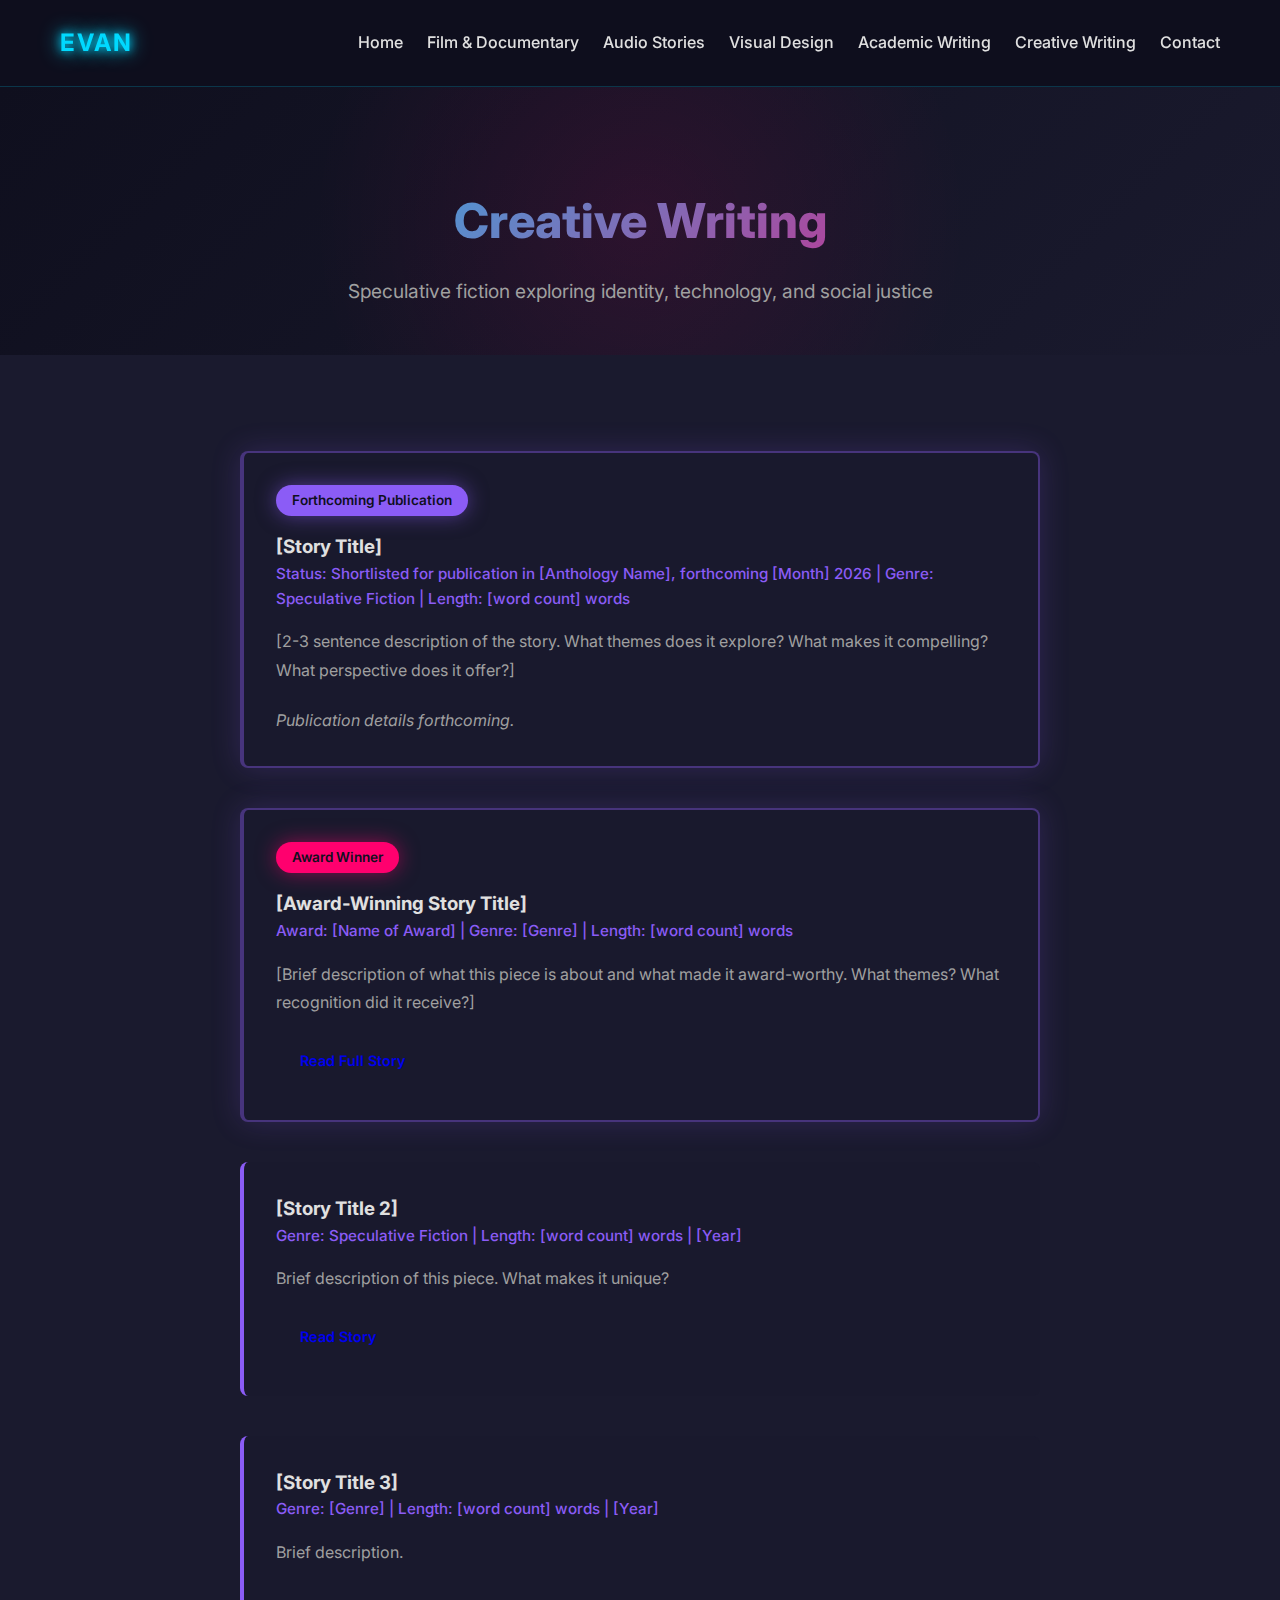
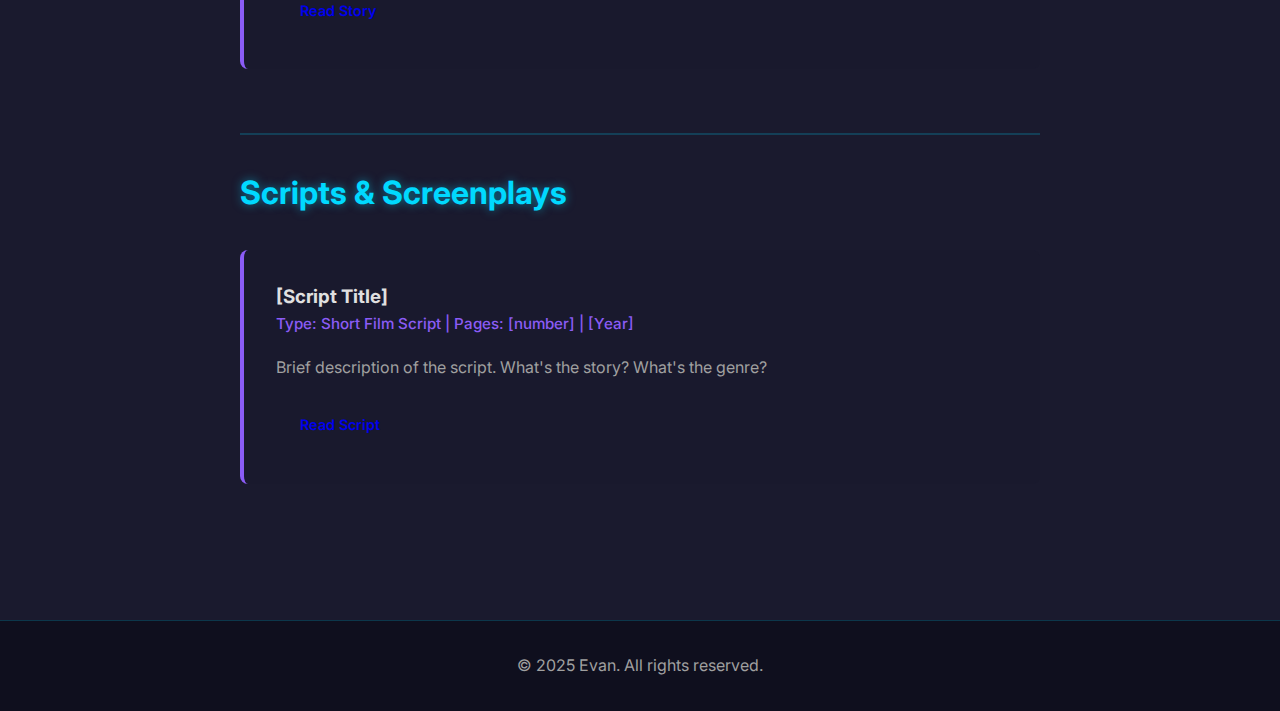
<file: creative_writing.html>
<!DOCTYPE html>
<html lang="en">
<head>
    <meta charset="UTF-8">
    <meta name="viewport" content="width=device-width, initial-scale=1.0">
    <title>Creative Writing - Evan</title>
    <link rel="stylesheet" href="style.css">
    <link href="https://fonts.googleapis.com/css2?family=Inter:wght@400;600;700&display=swap" rel="stylesheet">
</head>
<body>
    <!-- NAVIGATION -->
    <nav>
        <div class="nav-container">
            <div class="logo">EVAN</div>
            <ul class="nav-links">
                <li><a href="index.html">Home</a></li>
                <li><a href="film-documentary.html">Film & Documentary</a></li>
                <li><a href="audio-stories.html">Audio Stories</a></li>
                <li><a href="visual-design.html">Visual Design</a></li>
                <li><a href="academic-writing.html">Academic Writing</a></li>
                <li><a href="creative-writing.html">Creative Writing</a></li>
                <li><a href="contact.html">Contact</a></li>
            </ul>
        </div>
    </nav>

    <!-- PAGE HEADER -->
    <section class="page-header">
        <div class="container">
            <h1>Creative Writing</h1>
            <p class="page-subtitle">Speculative fiction exploring identity, technology, and social justice</p>
        </div>
    </section>

    <!-- WRITING SAMPLES SECTION -->
    <section class="work-section">
        <div class="container">
            <div class="writing-list">
                
                <!-- SHORTLISTED ANTHOLOGY PIECE -->
                <div class="writing-sample featured">
                    <div class="status-badge">Forthcoming Publication</div>
                    <h3>[Story Title]</h3>
                    <p class="project-meta">Status: Shortlisted for publication in [Anthology Name], forthcoming [Month] 2026 | Genre: Speculative Fiction | Length: [word count] words</p>
                    <p class="project-description">
                        [2-3 sentence description of the story. What themes does it explore? 
                        What makes it compelling? What perspective does it offer?]
                    </p>
                    <p class="publication-note">Publication details forthcoming.</p>
                </div>

                <!-- AWARD-WINNING PIECE -->
                <div class="writing-sample featured">
                    <div class="status-badge award">Award Winner</div>
                    <h3>[Award-Winning Story Title]</h3>
                    <p class="project-meta">Award: [Name of Award] | Genre: [Genre] | Length: [word count] words</p>
                    <p class="project-description">
                        [Brief description of what this piece is about and what made it award-worthy. 
                        What themes? What recognition did it receive?]
                    </p>
                    <a href="[LINK-TO-PDF]" class="btn btn-small" target="_blank">Read Full Story</a>
                </div>

                <!-- ADDITIONAL PIECES - ADD AS NEEDED -->
                <div class="writing-sample">
                    <h3>[Story Title 2]</h3>
                    <p class="project-meta">Genre: Speculative Fiction | Length: [word count] words | [Year]</p>
                    <p class="project-description">
                        Brief description of this piece. What makes it unique?
                    </p>
                    <a href="[LINK-TO-PDF]" class="btn btn-small" target="_blank">Read Story</a>
                </div>

                <div class="writing-sample">
                    <h3>[Story Title 3]</h3>
                    <p class="project-meta">Genre: [Genre] | Length: [word count] words | [Year]</p>
                    <p class="project-description">
                        Brief description.
                    </p>
                    <a href="[LINK-TO-PDF]" class="btn btn-small" target="_blank">Read Story</a>
                </div>

                <!-- SCRIPTS SECTION -->
                <div class="section-divider">
                    <h2>Scripts & Screenplays</h2>
                </div>

                <div class="writing-sample">
                    <h3>[Script Title]</h3>
                    <p class="project-meta">Type: Short Film Script | Pages: [number] | [Year]</p>
                    <p class="project-description">
                        Brief description of the script. What's the story? What's the genre?
                    </p>
                    <a href="[LINK-TO-PDF]" class="btn btn-small" target="_blank">Read Script</a>
                </div>

            </div>
        </div>
    </section>

    <!-- FOOTER -->
    <footer>
        <div class="container">
            <p>&copy; 2025 Evan. All rights reserved.</p>
        </div>
    </footer>
</body>
</html>
</file>
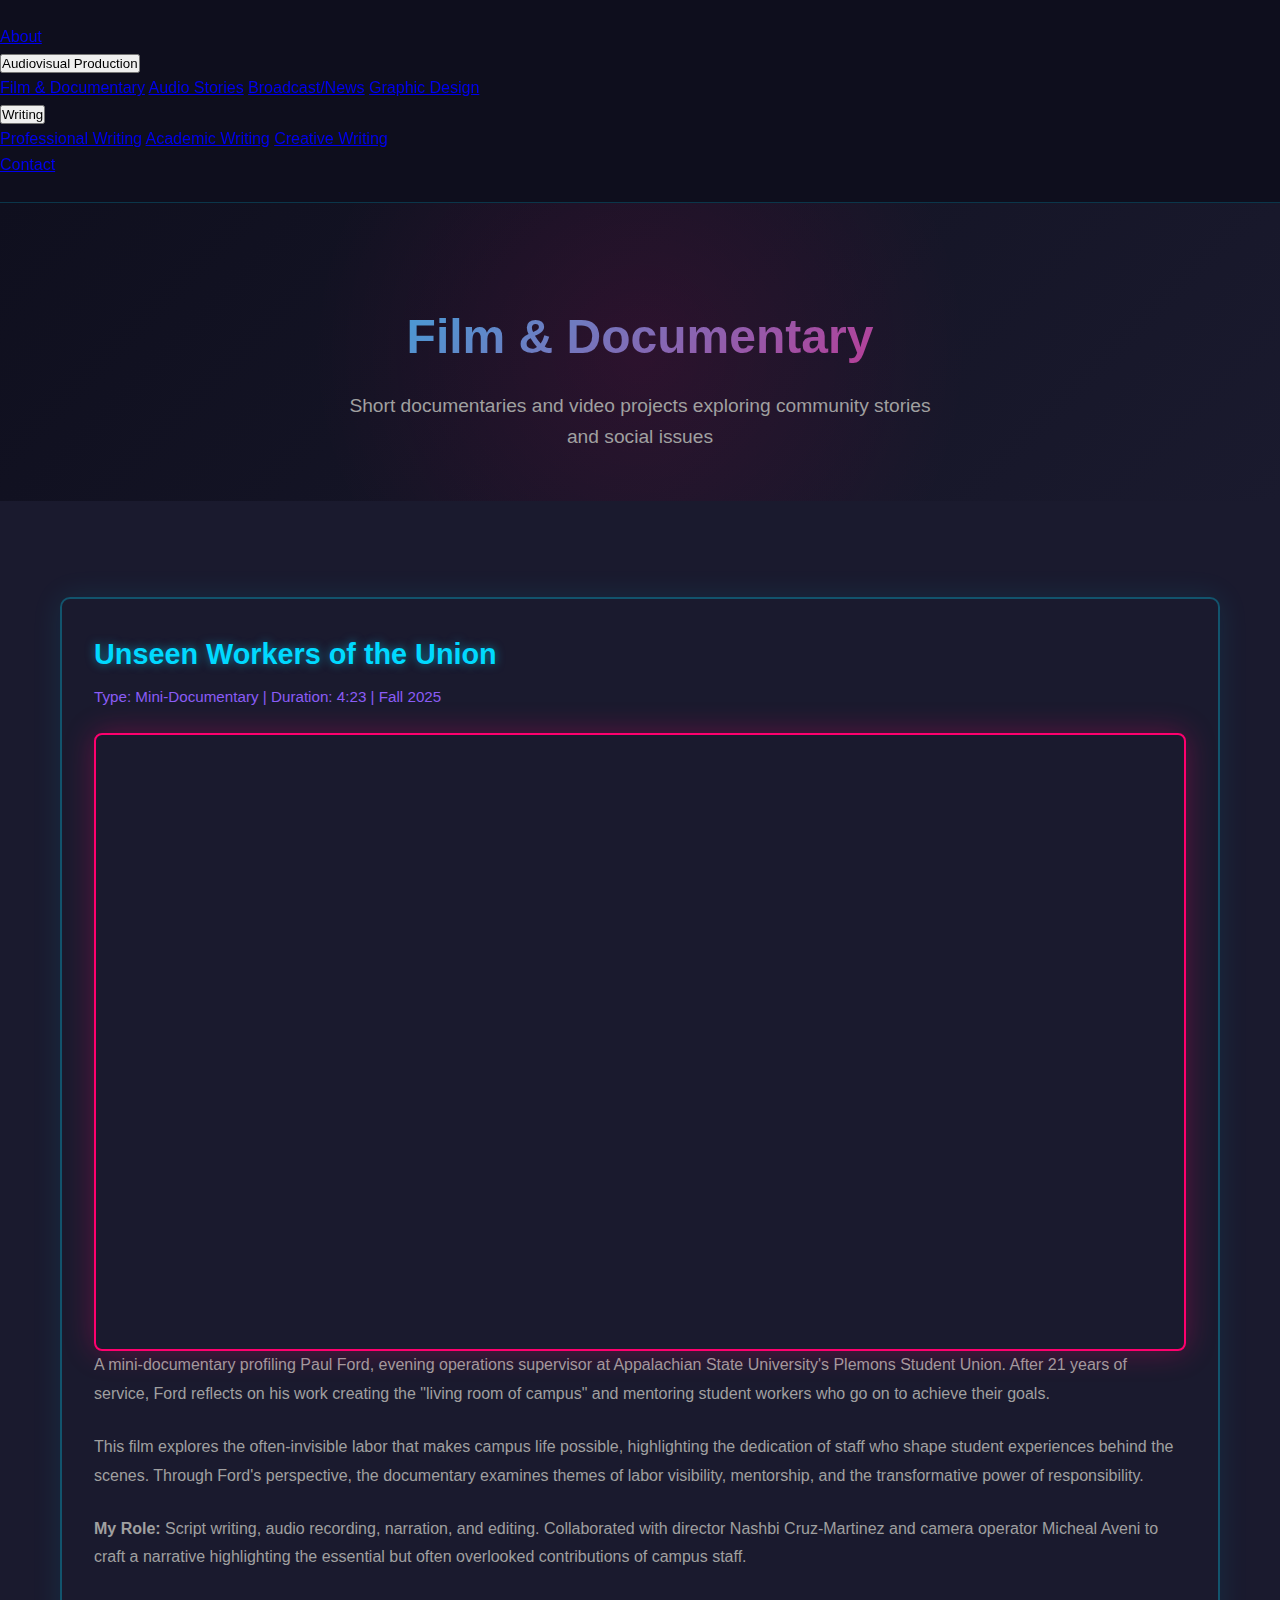
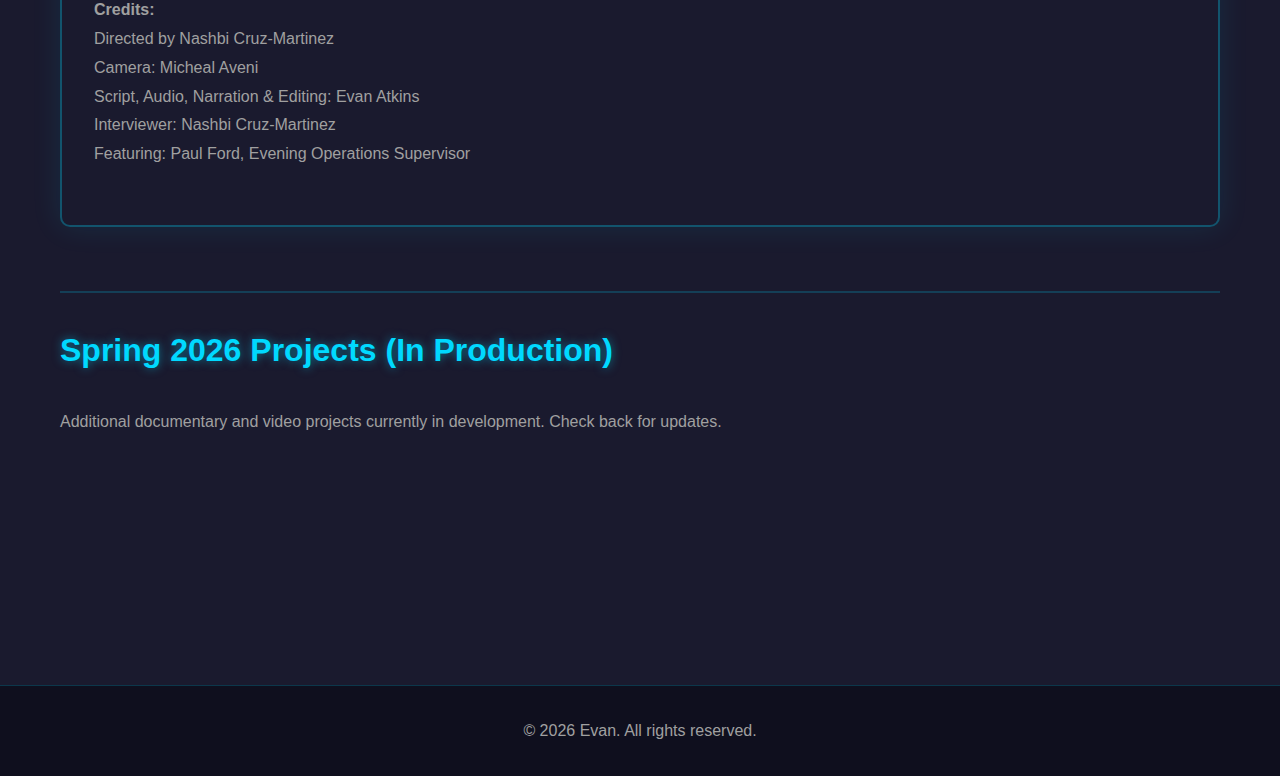
<file: film-documentary.html>
<!DOCTYPE html>
<html lang="en">
<head>
    <meta charset="UTF-8">
    <meta name="viewport" content="width=device-width, initial-scale=1.0">
    <title>Film & Documentary - Evan</title>
    <link rel="stylesheet" href="style.css?v=4">
    <link href="https://fonts.googleapis.com/css2?family=Audiowide&family=Teko:wght@500;600&family=Jost:wght@400;500;600&display=swap" rel="stylesheet">
</head>
<body>
    <!-- NAVIGATION -->
    <nav>
      <a href="index.html">About</a>
      
      <div class="dropdown">
        <button class="dropbtn">Audiovisual Production</button>
        <div class="dropdown-content">
          <a href="film-documentary.html">Film & Documentary</a>
          <a href="audio-stories.html">Audio Stories</a>
          <a href="broadcast-news.html">Broadcast/News</a>
          <a href="graphic-design.html">Graphic Design</a>
        </div>
      </div>
      
      <div class="dropdown">
        <button class="dropbtn">Writing</button>
        <div class="dropdown-content">
          <a href="professional-writing.html">Professional Writing</a>
          <a href="academic-writing.html">Academic Writing</a>
          <a href="creative-writing.html">Creative Writing</a>
        </div>
      </div>
      
      <a href="contact.html">Contact</a>
    </nav>

    <!-- PAGE HEADER -->
    <section class="page-header">
        <div class="container">
            <h1>Film & Documentary</h1>
            <p class="page-subtitle">Short documentaries and video projects exploring community stories and social issues</p>
        </div>
    </section>

    <!-- PROJECTS SECTION -->
    <section class="work-section">
        <div class="container">
            
            <!-- UNSEEN WORKERS -->
            <div class="project featured">
                <h3>Unseen Workers of the Union</h3>
                <p class="project-meta">Type: Mini-Documentary | Duration: 4:23 | Fall 2025</p>
                
                <div class="video-embed">
                    <iframe width="560" height="315" src="https://www.youtube.com/embed/PLuIoHjHC7A?si=iwTm1WUZx8SJTmeU" title="YouTube video player" frameborder="0" allow="accelerometer; autoplay; clipboard-write; encrypted-media; gyroscope; picture-in-picture; web-share" referrerpolicy="strict-origin-when-cross-origin" allowfullscreen></iframe>
                </div>

                <p class="project-description">
                    A mini-documentary profiling Paul Ford, evening operations supervisor at Appalachian State University's Plemons Student Union. After 21 years of service, Ford reflects on his work creating the "living room of campus" and mentoring student workers who go on to achieve their goals.
                </p>
                <p class="project-description">
                    This film explores the often-invisible labor that makes campus life possible, highlighting the dedication of staff who shape student experiences behind the scenes. Through Ford's perspective, the documentary examines themes of labor visibility, mentorship, and the transformative power of responsibility.
                </p>
                <p class="project-description">
                    <strong>My Role:</strong> Script writing, audio recording, narration, and editing. Collaborated with director Nashbi Cruz-Martinez and camera operator Micheal Aveni to craft a narrative highlighting the essential but often overlooked contributions of campus staff.
                </p>

                <p class="project-description">
                    <strong>Credits:</strong><br>
                    Directed by Nashbi Cruz-Martinez<br>
                    Camera: Micheal Aveni<br>
                    Script, Audio, Narration & Editing: Evan Atkins<br>
                    Interviewer: Nashbi Cruz-Martinez<br>
                    Featuring: Paul Ford, Evening Operations Supervisor
                </p>
            </div>

            <!-- SECTION DIVIDER -->
            <div class="section-divider">
                <h2>Spring 2026 Projects (In Production)</h2>
            </div>

            <div class="project">
                <p class="project-description">Additional documentary and video projects currently in development. Check back for updates.</p>
            </div>

        </div>
    </section>

    <!-- FOOTER -->
    <footer>
        <div class="container">
            <p>&copy; 2026 Evan. All rights reserved.</p>
        </div>
    </footer>

<script>
// Wait for DOM to be fully loaded
document.addEventListener('DOMContentLoaded', function() {
    // Click to toggle dropdown
    document.querySelectorAll('.dropbtn').forEach(button => {
        button.addEventListener('click', function(e) {
            e.stopPropagation();
            
            const dropdown = this.parentElement;
            const isActive = dropdown.classList.contains('active');
            
            // Close all dropdowns first
            document.querySelectorAll('.dropdown').forEach(d => {
                d.classList.remove('active');
            });
            
            // If this one wasn't active, open it
            if (!isActive) {
                dropdown.classList.add('active');
            }
        });
    });

    // Close dropdown when clicking outside
    document.addEventListener('click', function(e) {
        if (!e.target.closest('.dropdown')) {
            document.querySelectorAll('.dropdown').forEach(d => {
                d.classList.remove('active');
            });
        }
    });
});
</script>
    
</body>
</html>
</file>
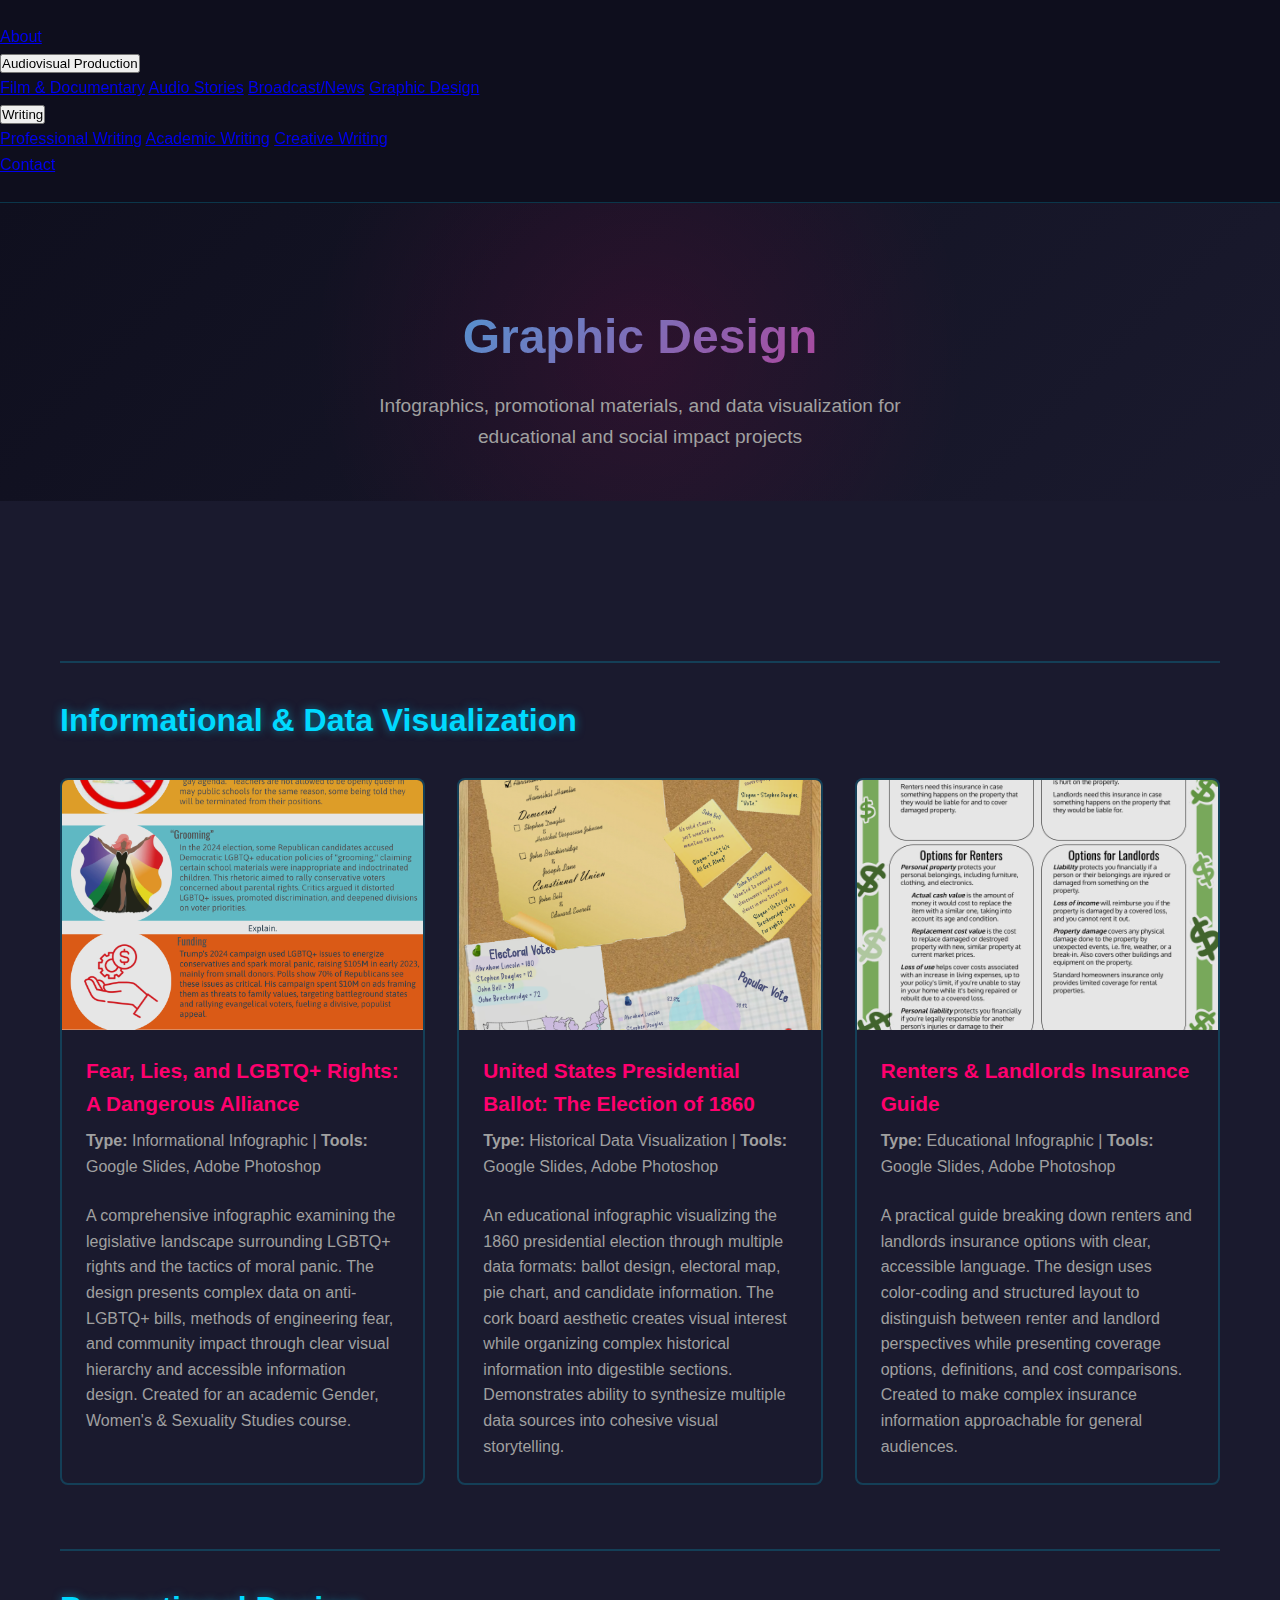
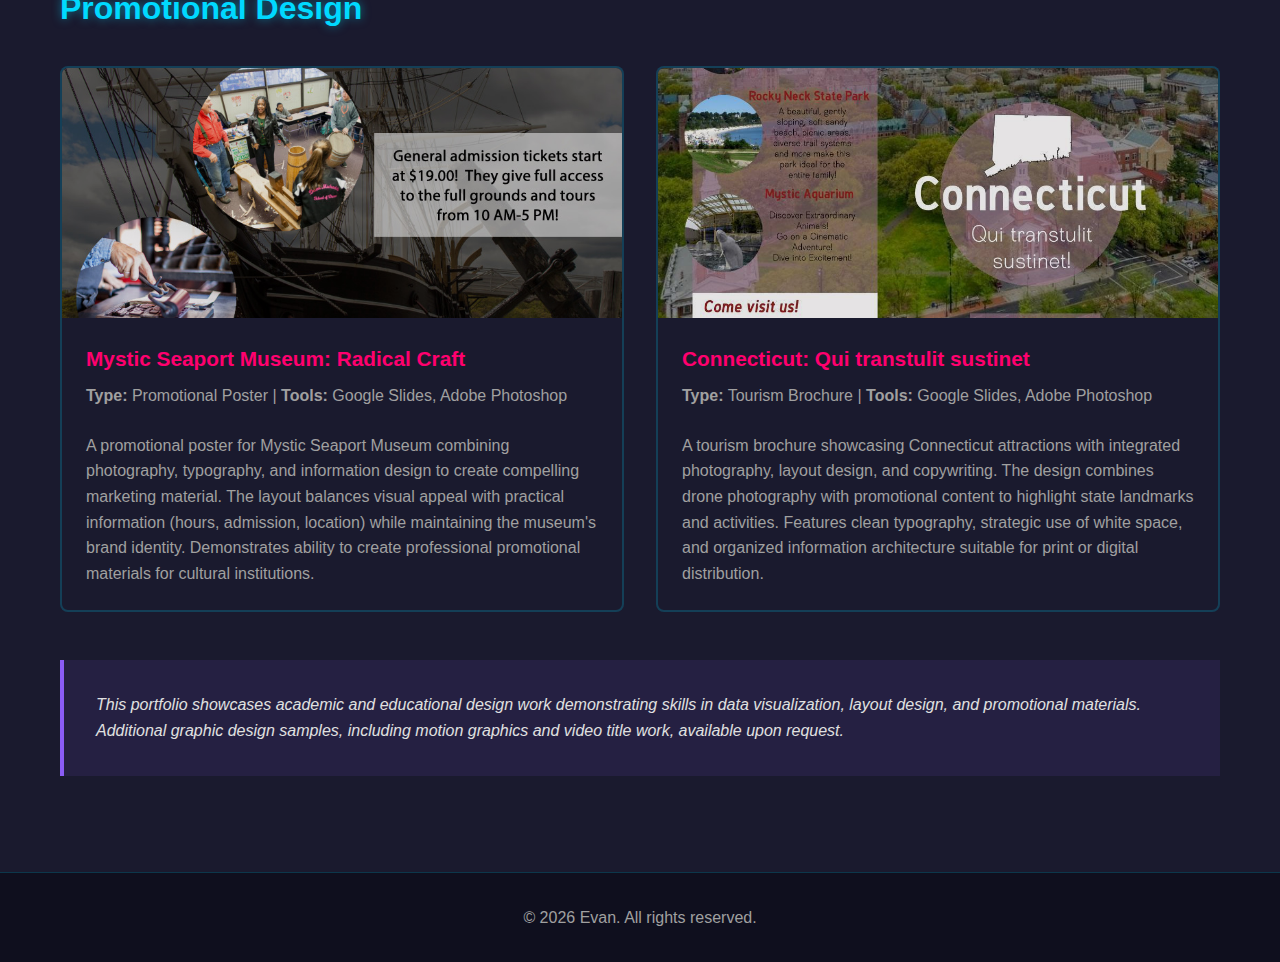
<file: graphic-design.html>
<!DOCTYPE html>
<html lang="en">
<head>
    <meta charset="UTF-8">
    <meta name="viewport" content="width=device-width, initial-scale=1.0">
    <title>Graphic Design - Evan</title>
    <link rel="stylesheet" href="style.css?v=4">
    <link href="https://fonts.googleapis.com/css2?family=Audiowide&family=Teko:wght@500;600&family=Jost:wght@400;500;600&display=swap" rel="stylesheet">
</head>
<body>
    <!-- NAVIGATION -->
    <nav>
      <a href="index.html">About</a>
      
      <div class="dropdown">
        <button class="dropbtn">Audiovisual Production</button>
        <div class="dropdown-content">
          <a href="film-documentary.html">Film & Documentary</a>
          <a href="audio-stories.html">Audio Stories</a>
          <a href="broadcast-news.html">Broadcast/News</a>
          <a href="graphic-design.html">Graphic Design</a>
        </div>
      </div>
      
      <div class="dropdown">
        <button class="dropbtn">Writing</button>
        <div class="dropdown-content">
          <a href="professional-writing.html">Professional Writing</a>
          <a href="academic-writing.html">Academic Writing</a>
          <a href="creative-writing.html">Creative Writing</a>
        </div>
      </div>
      
      <a href="contact.html">Contact</a>
    </nav>

    <!-- PAGE HEADER -->
    <section class="page-header">
        <div class="container">
            <h1>Graphic Design</h1>
            <p class="page-subtitle">Infographics, promotional materials, and data visualization for educational and social impact projects</p>
        </div>
    </section>

    <!-- DESIGN WORK SECTION -->
    <section class="work-section">
        <div class="container">
            
            <!-- SECTION 1: INFORMATIONAL & DATA VISUALIZATION -->
            <div class="section-divider">
                <h2>Informational & Data Visualization</h2>
            </div>

            <div class="design-grid">
                <!-- LGBTQ INFOGRAPHIC -->
                <div class="design-item">
                    <a href="lgbtq-moral-panic-infographic.png" target="_blank">
                        <img src="lgbtq-moral-panic-infographic.png" alt="LGBTQ+ Rights and Moral Panic Infographic" style="cursor: pointer;">
                    </a>
                    <h3>Fear, Lies, and LGBTQ+ Rights: A Dangerous Alliance</h3>
                    <p><strong>Type:</strong> Informational Infographic | <strong>Tools:</strong> Google Slides, Adobe Photoshop</p>
                    <p>A comprehensive infographic examining the legislative landscape surrounding LGBTQ+ rights and the tactics of moral panic. The design presents complex data on anti-LGBTQ+ bills, methods of engineering fear, and community impact through clear visual hierarchy and accessible information design. Created for an academic Gender, Women's & Sexuality Studies course.</p>
                </div>

                <!-- 1860 ELECTION -->
                <div class="design-item">
                    <a href="1860-election-infographic.png" target="_blank">
                        <img src="1860-election-infographic.png" alt="1860 Presidential Election Infographic" style="cursor: pointer;">
                    </a>
                    <h3>United States Presidential Ballot: The Election of 1860</h3>
                    <p><strong>Type:</strong> Historical Data Visualization | <strong>Tools:</strong> Google Slides, Adobe Photoshop</p>
                    <p>An educational infographic visualizing the 1860 presidential election through multiple data formats: ballot design, electoral map, pie chart, and candidate information. The cork board aesthetic creates visual interest while organizing complex historical information into digestible sections. Demonstrates ability to synthesize multiple data sources into cohesive visual storytelling.</p>
                </div>

                <!-- INSURANCE INFOGRAPHIC -->
                <div class="design-item">
                    <a href="renters-landlords-insurance-infographic.png" target="_blank">
                        <img src="renters-landlords-insurance-infographic.png" alt="Renters and Landlords Insurance Infographic" style="cursor: pointer;">
                    </a>
                    <h3>Renters & Landlords Insurance Guide</h3>
                    <p><strong>Type:</strong> Educational Infographic | <strong>Tools:</strong> Google Slides, Adobe Photoshop</p>
                    <p>A practical guide breaking down renters and landlords insurance options with clear, accessible language. The design uses color-coding and structured layout to distinguish between renter and landlord perspectives while presenting coverage options, definitions, and cost comparisons. Created to make complex insurance information approachable for general audiences.</p>
                </div>
            </div>

            <!-- SECTION 2: PROMOTIONAL DESIGN -->
            <div class="section-divider">
                <h2>Promotional Design</h2>
            </div>

            <div class="design-grid">
                <!-- MYSTIC SEAPORT -->
                <div class="design-item">
                    <a href="mystic-seaport-poster.png" target="_blank">
                        <img src="mystic-seaport-poster.png" alt="Mystic Seaport Museum Promotional Poster" style="cursor: pointer;">
                    </a>
                    <h3>Mystic Seaport Museum: Radical Craft</h3>
                    <p><strong>Type:</strong> Promotional Poster | <strong>Tools:</strong> Google Slides, Adobe Photoshop</p>
                    <p>A promotional poster for Mystic Seaport Museum combining photography, typography, and information design to create compelling marketing material. The layout balances visual appeal with practical information (hours, admission, location) while maintaining the museum's brand identity. Demonstrates ability to create professional promotional materials for cultural institutions.</p>
                </div>

                <!-- CONNECTICUT TOURISM -->
                <div class="design-item">
                    <a href="connecticut-tourism-brochure.png" target="_blank">
                        <img src="connecticut-tourism-brochure.png" alt="Connecticut Tourism Brochure" style="cursor: pointer;">
                    </a>
                    <h3>Connecticut: Qui transtulit sustinet</h3>
                    <p><strong>Type:</strong> Tourism Brochure | <strong>Tools:</strong> Google Slides, Adobe Photoshop</p>
                    <p>A tourism brochure showcasing Connecticut attractions with integrated photography, layout design, and copywriting. The design combines drone photography with promotional content to highlight state landmarks and activities. Features clean typography, strategic use of white space, and organized information architecture suitable for print or digital distribution.</p>
                </div>
            </div>

            <!-- NOTE ABOUT EXPANDING PORTFOLIO -->
            <div style="margin-top: 3rem; padding: 2rem; background: rgba(139, 92, 246, 0.1); border-left: 4px solid var(--neon-violet);">
                <p style="margin: 0; color: var(--text-color);"><em>This portfolio showcases academic and educational design work demonstrating skills in data visualization, layout design, and promotional materials. Additional graphic design samples, including motion graphics and video title work, available upon request.</em></p>
            </div>

        </div>
    </section>

    <!-- FOOTER -->
    <footer>
        <div class="container">
            <p>&copy; 2026 Evan. All rights reserved.</p>
        </div>
    </footer>

<script>
// Wait for DOM to be fully loaded
document.addEventListener('DOMContentLoaded', function() {
    // Click to toggle dropdown
    document.querySelectorAll('.dropbtn').forEach(button => {
        button.addEventListener('click', function(e) {
            e.stopPropagation();
            
            const dropdown = this.parentElement;
            const isActive = dropdown.classList.contains('active');
            
            // Close all dropdowns first
            document.querySelectorAll('.dropdown').forEach(d => {
                d.classList.remove('active');
            });
            
            // If this one wasn't active, open it
            if (!isActive) {
                dropdown.classList.add('active');
            }
        });
    });

    // Close dropdown when clicking outside
    document.addEventListener('click', function(e) {
        if (!e.target.closest('.dropdown')) {
            document.querySelectorAll('.dropdown').forEach(d => {
                d.classList.remove('active');
            });
        }
    });
});
</script>
    
</body>
</html>
</file>
<file: style.css>
/* RESET & BASE STYLES */
* {
    margin: 0;
    padding: 0;
    box-sizing: border-box;
}

:root {
    --dark-bg: #0f0f1e;
    --dark-surface: #1a1a2e;
    --neon-cyan: #00d9ff;
    --neon-pink: #ff006e;
    --neon-violet: #8b5cf6;
    --text: #e0e0e0;
    --text-dim: #a0a0a0;
}

body {
    font-family: 'Inter', -apple-system, BlinkMacSystemFont, sans-serif;
    background: var(--dark-bg);
    color: var(--text);
    line-height: 1.6;
    position: relative;
}

/* Subtle noise texture overlay */
body::before {
    content: '';
    position: fixed;
    top: 0;
    left: 0;
    width: 100%;
    height: 100%;
    opacity: 0.03;
    z-index: -1;
    background-image: url("data:image/svg+xml,%3Csvg viewBox='0 0 400 400' xmlns='http://www.w3.org/2000/svg'%3E%3Cfilter id='noiseFilter'%3E%3CfeTurbulence type='fractalNoise' baseFrequency='0.9' numOctaves='4' /%3E%3C/filter%3E%3Crect width='100%25' height='100%25' filter='url(%23noiseFilter)' /%3E%3C/svg%3E");
}

.container {
    max-width: 1200px;
    margin: 0 auto;
    padding: 0 20px;
}

/* NAVIGATION */
nav {
    background: rgba(15, 15, 30, 0.95);
    backdrop-filter: blur(10px);
    padding: 1.5rem 0;
    position: sticky;
    top: 0;
    z-index: 100;
    border-bottom: 1px solid rgba(0, 217, 255, 0.2);
}

.nav-container {
    max-width: 1200px;
    margin: 0 auto;
    padding: 0 20px;
    display: flex;
    justify-content: space-between;
    align-items: center;
}

.logo {
    font-size: 1.5rem;
    font-weight: 700;
    color: var(--neon-cyan);
    text-shadow: 0 0 10px var(--neon-cyan),
                 0 0 20px var(--neon-cyan);
    letter-spacing: 2px;
}

.nav-links {
    display: flex;
    gap: 1.5rem;
    list-style: none;
}

.nav-links a {
    text-decoration: none;
    color: var(--text);
    font-weight: 500;
    transition: all 0.3s ease;
    position: relative;
}

.nav-links a::after {
    content: '';
    position: absolute;
    bottom: -5px;
    left: 0;
    width: 0;
    height: 2px;
    background: var(--neon-pink);
    box-shadow: 0 0 10px var(--neon-pink);
    transition: width 0.3s ease;
}

.nav-links a:hover {
    color: var(--neon-cyan);
    text-shadow: 0 0 10px var(--neon-cyan);
}

.nav-links a:hover::after {
    width: 100%;
}

/* HERO SECTION */
.hero {
    padding: 8rem 0 6rem;
    text-align: center;
    background: linear-gradient(135deg, var(--dark-bg) 0%, var(--dark-surface) 100%);
    position: relative;
}

.hero::after {
    content: '';
    position: absolute;
    top: 0;
    left: 0;
    right: 0;
    bottom: 0;
    background: radial-gradient(circle at 50% 50%, 
                rgba(0, 217, 255, 0.1) 0%, 
                transparent 50%);
    pointer-events: none;
}

.hero .container {
    position: relative;
    z-index: 1;
}

.hero h1 {
    font-size: 5rem;
    margin-bottom: 0.5rem;
    background: linear-gradient(135deg, var(--neon-cyan) 0%, var(--neon-violet) 100%);
    -webkit-background-clip: text;
    -webkit-text-fill-color: transparent;
    background-clip: text;
    text-shadow: 0 0 30px rgba(0, 217, 255, 0.5);
    font-weight: 900;
    letter-spacing: -2px;
}

.hero h2 {
    font-size: 1.5rem;
    color: var(--neon-pink);
    font-weight: 400;
    margin-bottom: 2rem;
    text-shadow: 0 0 20px rgba(255, 0, 110, 0.5);
}

.bio {
    max-width: 700px;
    margin: 0 auto 2rem;
    font-size: 1.1rem;
    line-height: 1.8;
    color: var(--text-dim);
}

.cta-buttons {
    display: flex;
    gap: 1rem;
    justify-content: center;
    margin-top: 2rem;
}

/* PAGE HEADER (for subpages) */
.page-header {
    padding: 6rem 0 3rem;
    text-align: center;
    background: linear-gradient(135deg, var(--dark-bg) 0%, var(--dark-surface) 100%);
    position: relative;
}

.page-header::after {
    content: '';
    position: absolute;
    top: 0;
    left: 0;
    right: 0;
    bottom: 0;
    background: radial-gradient(circle at 50% 50%, 
                rgba(255, 0, 110, 0.1) 0%, 
                transparent 50%);
    pointer-events: none;
}

.page-header .container {
    position: relative;
    z-index: 1;
}

.page-header h1 {
    font-size: 3rem;
    background: linear-gradient(135deg, var(--neon-cyan) 0%, var(--neon-pink) 100%);
    -webkit-background-clip: text;
    -webkit-text-fill-color: transparent;
    background-clip: text;
    margin-bottom: 1rem;
    font-weight: 800;
}

.page-subtitle {
    font-size: 1.2rem;
    color: var(--text-dim);
    max-width: 600px;
    margin: 0 auto;
}

/* BUTTONS */
.btn {
    display: inline-block;
    padding: 0.8rem 2rem;
    text-decoration: none;
    border-radius: 5px;
    font-weight: 600;
    transition: all 0.3s ease;
    position: relative;
    overflow: hidden;
}

.btn::before {
    content: '';
    position: absolute;
    top: 0;
    left: -100%;
    width: 100%;
    height: 100%;
    background: linear-gradient(90deg, transparent, rgba(255,255,255,0.2), transparent);
    transition: left 0.5s;
}

.btn:hover::before {
    left: 100%;
}

.btn-primary {
    background: var(--neon-cyan);
    color: var(--dark-bg);
    box-shadow: 0 0 20px rgba(0, 217, 255, 0.4);
}

.btn-primary:hover {
    background: var(--neon-cyan);
    box-shadow: 0 0 30px rgba(0, 217, 255, 0.8),
                0 0 60px rgba(0, 217, 255, 0.4);
    transform: translateY(-2px);
}

.btn-secondary {
    background: transparent;
    color: var(--neon-pink);
    border: 2px solid var(--neon-pink);
    box-shadow: 0 0 20px rgba(255, 0, 110, 0.3);
}

.btn-secondary:hover {
    background: var(--neon-pink);
    color: var(--dark-bg);
    box-shadow: 0 0 30px rgba(255, 0, 110, 0.6),
                0 0 60px rgba(255, 0, 110, 0.3);
}

.btn-small {
    padding: 0.5rem 1.5rem;
    font-size: 0.9rem;
}

/* WORK SECTIONS */
.work-section {
    padding: 6rem 0;
    background: var(--dark-surface);
}

.alt-bg {
    background: var(--dark-bg);
}

.section-title {
    font-size: 3rem;
    margin-bottom: 3rem;
    text-align: center;
    background: linear-gradient(135deg, var(--neon-cyan) 0%, var(--neon-violet) 50%, var(--neon-pink) 100%);
    -webkit-background-clip: text;
    -webkit-text-fill-color: transparent;
    background-clip: text;
    font-weight: 800;
    letter-spacing: -1px;
    text-transform: uppercase;
}

/* FEATURED GRID (Homepage) */
.featured-grid {
    display: grid;
    grid-template-columns: repeat(auto-fit, minmax(300px, 1fr));
    gap: 2rem;
    margin-top: 3rem;
}

.featured-item {
    background: rgba(26, 26, 46, 0.6);
    padding: 2rem;
    border-radius: 10px;
    border: 2px solid rgba(0, 217, 255, 0.2);
    text-align: center;
    transition: all 0.3s ease;
}

.featured-item:hover {
    transform: translateY(-10px);
    border-color: var(--neon-cyan);
    box-shadow: 0 0 40px rgba(0, 217, 255, 0.4),
                0 20px 40px rgba(0, 0, 0, 0.4);
}

.featured-item h3 {
    font-size: 1.5rem;
    color: var(--neon-cyan);
    margin-bottom: 1rem;
    text-shadow: 0 0 10px rgba(0, 217, 255, 0.5);
}

.featured-item p {
    margin-bottom: 1.5rem;
    color: var(--text-dim);
    line-height: 1.6;
}

.featured-item .btn-small {
    background: var(--neon-pink);
    color: var(--dark-bg);
    border: 2px solid var(--neon-pink);
    box-shadow: 0 0 20px rgba(255, 0, 110, 0.4);
}

.featured-item .btn-small:hover {
    background: var(--neon-pink);
    box-shadow: 0 0 30px rgba(255, 0, 110, 0.8),
                0 0 60px rgba(255, 0, 110, 0.4);
    transform: translateY(-2px);
}

/* ABOUT CONTENT */
.about-content {
    max-width: 800px;
    margin: 0 auto;
}

.about-content p {
    margin-bottom: 1.5rem;
    font-size: 1.1rem;
    line-height: 1.8;
    color: var(--text-dim);
}

/* PROJECTS */
.project {
    margin-bottom: 4rem;
    padding-bottom: 4rem;
    border-bottom: 1px solid rgba(0, 217, 255, 0.2);
}

.project:last-child {
    border-bottom: none;
}

.project.featured {
    background: rgba(26, 26, 46, 0.6);
    padding: 2rem;
    border-radius: 10px;
    border: 2px solid rgba(0, 217, 255, 0.3);
    box-shadow: 0 0 30px rgba(0, 217, 255, 0.1);
}

.project h3 {
    font-size: 1.8rem;
    margin-bottom: 0.5rem;
    color: var(--neon-cyan);
    text-shadow: 0 0 10px rgba(0, 217, 255, 0.5);
}

.project-meta {
    color: var(--neon-violet);
    font-size: 0.95rem;
    margin-bottom: 1rem;
    font-weight: 500;
}

.project-description {
    margin-bottom: 1.5rem;
    line-height: 1.8;
    color: var(--text-dim);
}

/* VIDEO/AUDIO EMBEDS */
.video-embed {
    position: relative;
    padding-bottom: 56.25%;
    height: 0;
    overflow: hidden;
    margin-top: 1.5rem;
    border-radius: 8px;
    border: 2px solid var(--neon-pink);
    box-shadow: 0 0 30px rgba(255, 0, 110, 0.3);
}

.video-embed iframe {
    position: absolute;
    top: 0;
    left: 0;
    width: 100%;
    height: 100%;
}

.audio-embed {
    margin-top: 1.5rem;
    border-radius: 8px;
    border: 2px solid var(--neon-violet);
    padding: 1rem;
    background: rgba(139, 92, 246, 0.05);
    box-shadow: 0 0 20px rgba(139, 92, 246, 0.2);
}

/* DESIGN GRID */
.design-grid {
    display: grid;
    grid-template-columns: repeat(auto-fit, minmax(300px, 1fr));
    gap: 2rem;
}

.design-item {
    background: rgba(26, 26, 46, 0.6);
    border-radius: 8px;
    overflow: hidden;
    border: 2px solid rgba(0, 217, 255, 0.2);
    transition: all 0.3s ease;
}

.design-item:hover {
    transform: translateY(-10px);
    border-color: var(--neon-cyan);
    box-shadow: 0 0 40px rgba(0, 217, 255, 0.4),
                0 20px 40px rgba(0, 0, 0, 0.4);
}

.design-item img {
    width: 100%;
    height: 250px;
    object-fit: cover;
    filter: brightness(0.9);
    transition: filter 0.3s ease;
}

.design-item:hover img {
    filter: brightness(1.1);
}

.design-item h3 {
    padding: 1rem 1.5rem 0.5rem;
    font-size: 1.3rem;
    color: var(--neon-pink);
}

.design-item p {
    padding: 0 1.5rem 1.5rem;
    color: var(--text-dim);
}

/* WRITING LIST */
.writing-list {
    max-width: 800px;
    margin: 0 auto;
}

.writing-sample {
    margin-bottom: 2.5rem;
    padding: 2rem;
    border-radius: 8px;
    background: rgba(26, 26, 46, 0.4);
    border-left: 4px solid var(--neon-violet);
    transition: all 0.3s ease;
    position: relative;
}

.writing-sample:hover {
    border-left-color: var(--neon-pink);
    background: rgba(26, 26, 46, 0.6);
    box-shadow: 0 0 30px rgba(139, 92, 246, 0.2);
}

.writing-sample.featured {
    border: 2px solid rgba(139, 92, 246, 0.4);
    border-left-width: 4px;
    box-shadow: 0 0 30px rgba(139, 92, 246, 0.2);
}

/* STATUS BADGES */
.status-badge {
    display: inline-block;
    background: var(--neon-violet);
    color: var(--dark-bg);
    padding: 0.3rem 1rem;
    border-radius: 20px;
    font-size: 0.85rem;
    font-weight: 600;
    margin-bottom: 1rem;
    box-shadow: 0 0 20px rgba(139, 92, 246, 0.5);
}

.status-badge.award {
    background: var(--neon-pink);
    box-shadow: 0 0 20px rgba(255, 0, 110, 0.5);
}

.publication-note {
    font-style: italic;
    color: var(--text-dim);
    margin-top: 1rem;
}

/* SECTION DIVIDER */
.section-divider {
    margin: 4rem 0 2rem;
    padding-top: 2rem;
    border-top: 2px solid rgba(0, 217, 255, 0.2);
}

.section-divider h2 {
    font-size: 2rem;
    color: var(--neon-cyan);
    text-shadow: 0 0 10px rgba(0, 217, 255, 0.5);
}

/* CONTACT SECTION */
.contact-section {
    padding: 6rem 0;
    text-align: center;
    background: linear-gradient(135deg, var(--dark-surface) 0%, var(--dark-bg) 100%);
}

.contact-intro {
    max-width: 600px;
    margin: 0 auto 2rem;
    font-size: 1.1rem;
    color: var(--text-dim);
}

.contact-info {
    margin-top: 2rem;
}

.contact-info p {
    margin: 0.5rem 0;
    font-size: 1.1rem;
    color: var(--text);
}

.contact-info a {
    color: var(--neon-cyan);
    text-decoration: none;
    transition: all 0.3s ease;
}

.contact-info a:hover {
    color: var(--neon-pink);
    text-shadow: 0 0 10px var(--neon-pink);
}

/* FOOTER */
footer {
    background: var(--dark-bg);
    color: var(--text-dim);
    padding: 2rem 0;
    text-align: center;
    border-top: 1px solid rgba(0, 217, 255, 0.2);
}

/* RESPONSIVE */
@media (max-width: 768px) {
    .nav-links {
        gap: 0.8rem;
        font-size: 0.85rem;
    }
    
    .hero h1 {
        font-size: 3rem;
    }
    
    .hero h2 {
        font-size: 1.2rem;
    }
    
    .page-header h1 {
        font-size: 2rem;
    }
    
    .cta-buttons {
        flex-direction: column;
        align-items: center;
    }
    
    .featured-grid,
    .design-grid {
        grid-template-columns: 1fr;
    }
    
    .section-title {
        font-size: 2rem;
    }
}

/* Scrollbar styling */
::-webkit-scrollbar {
    width: 12px;
}

::-webkit-scrollbar-track {
    background: var(--dark-bg);
}

::-webkit-scrollbar-thumb {
    background: var(--neon-cyan);
    border-radius: 6px;
    box-shadow: 0 0 10px var(--neon-cyan);
}

::-webkit-scrollbar-thumb:hover {
    background: var(--neon-pink);
    box-shadow: 0 0 10px var(--neon-pink);
}
</file>
